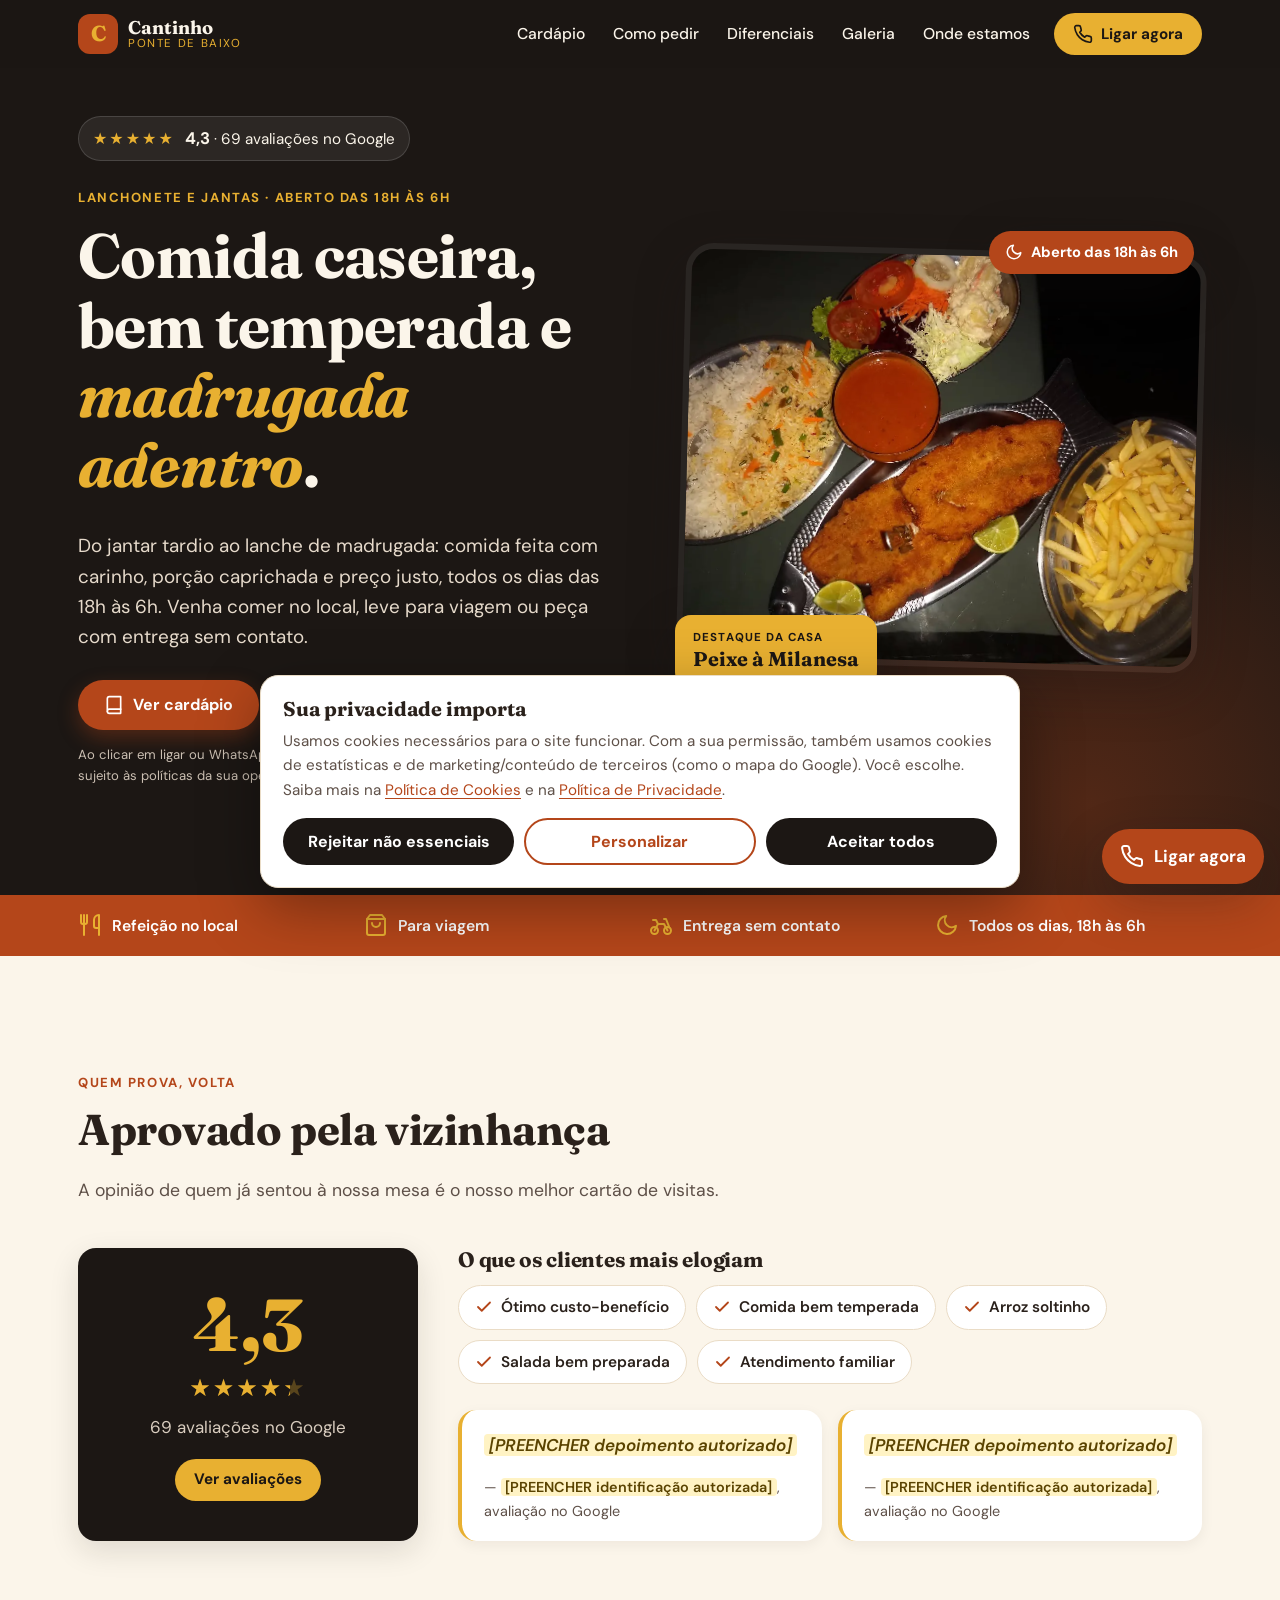
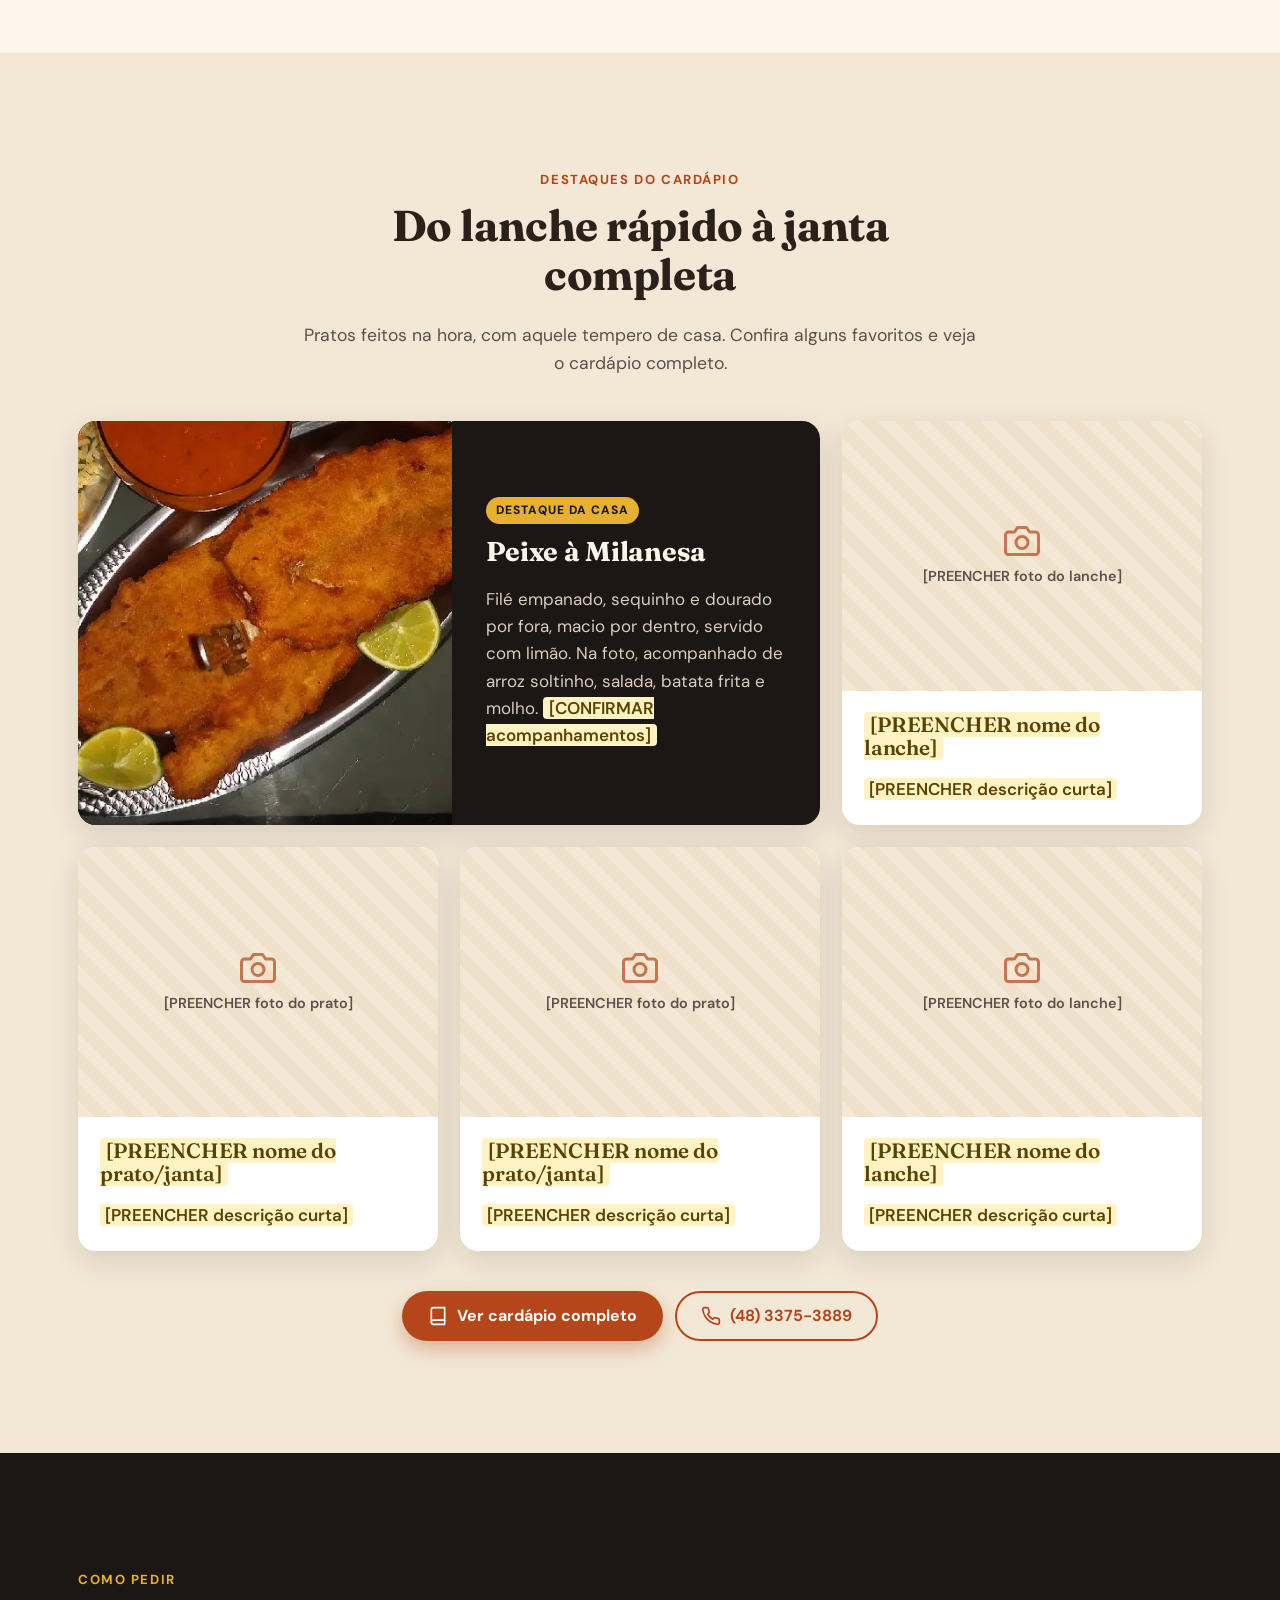
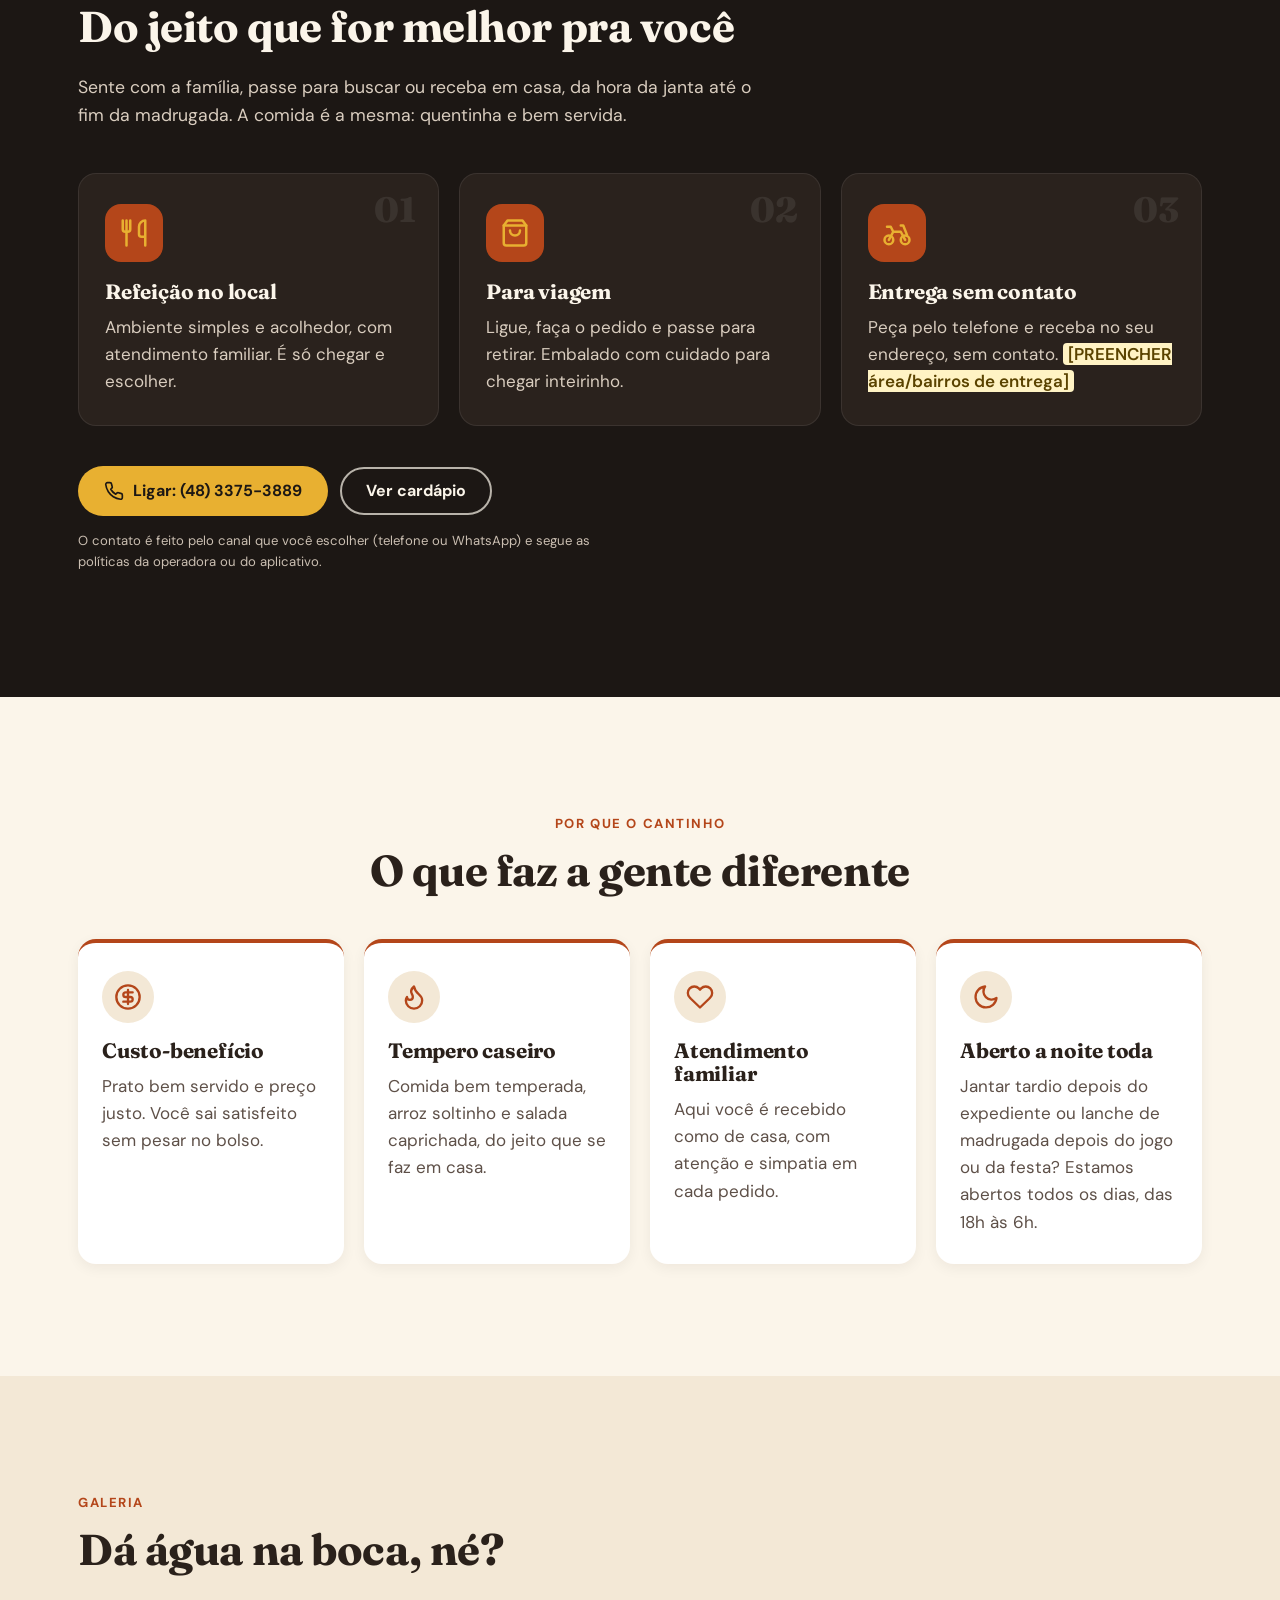
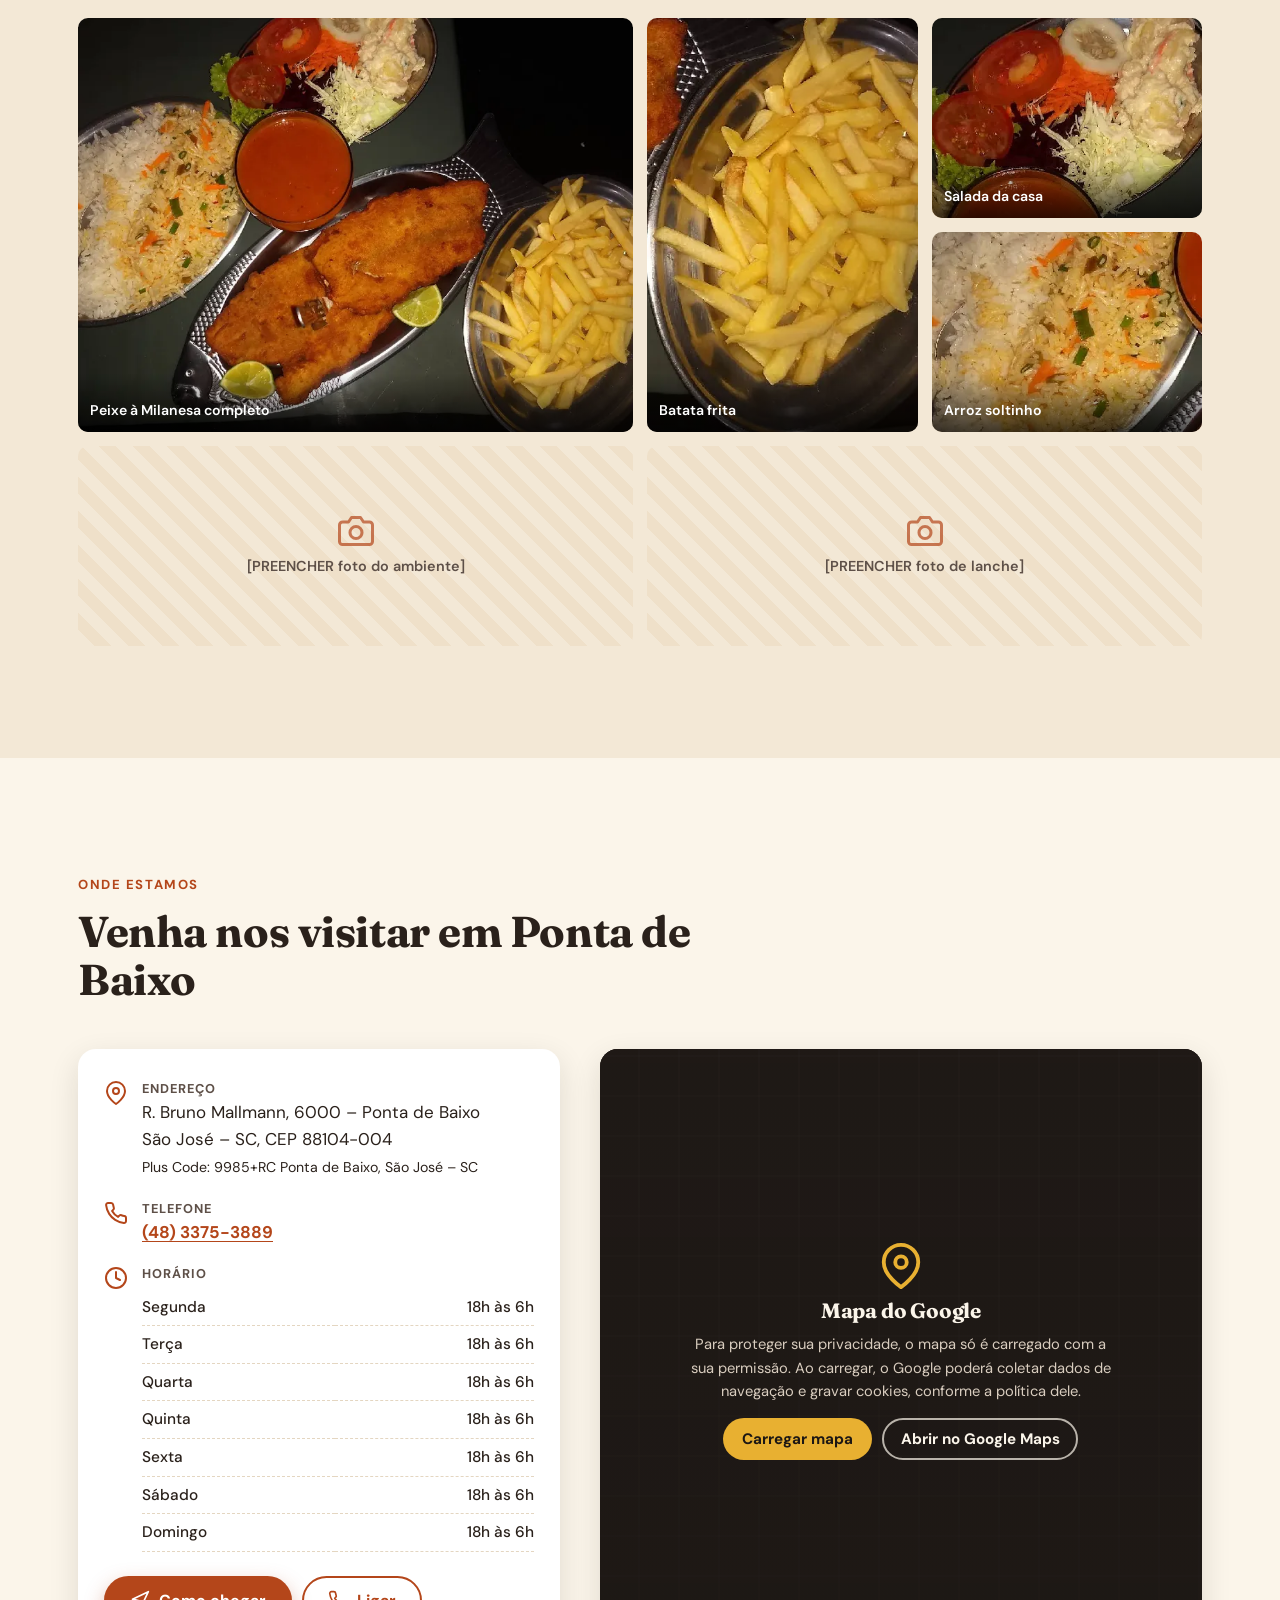
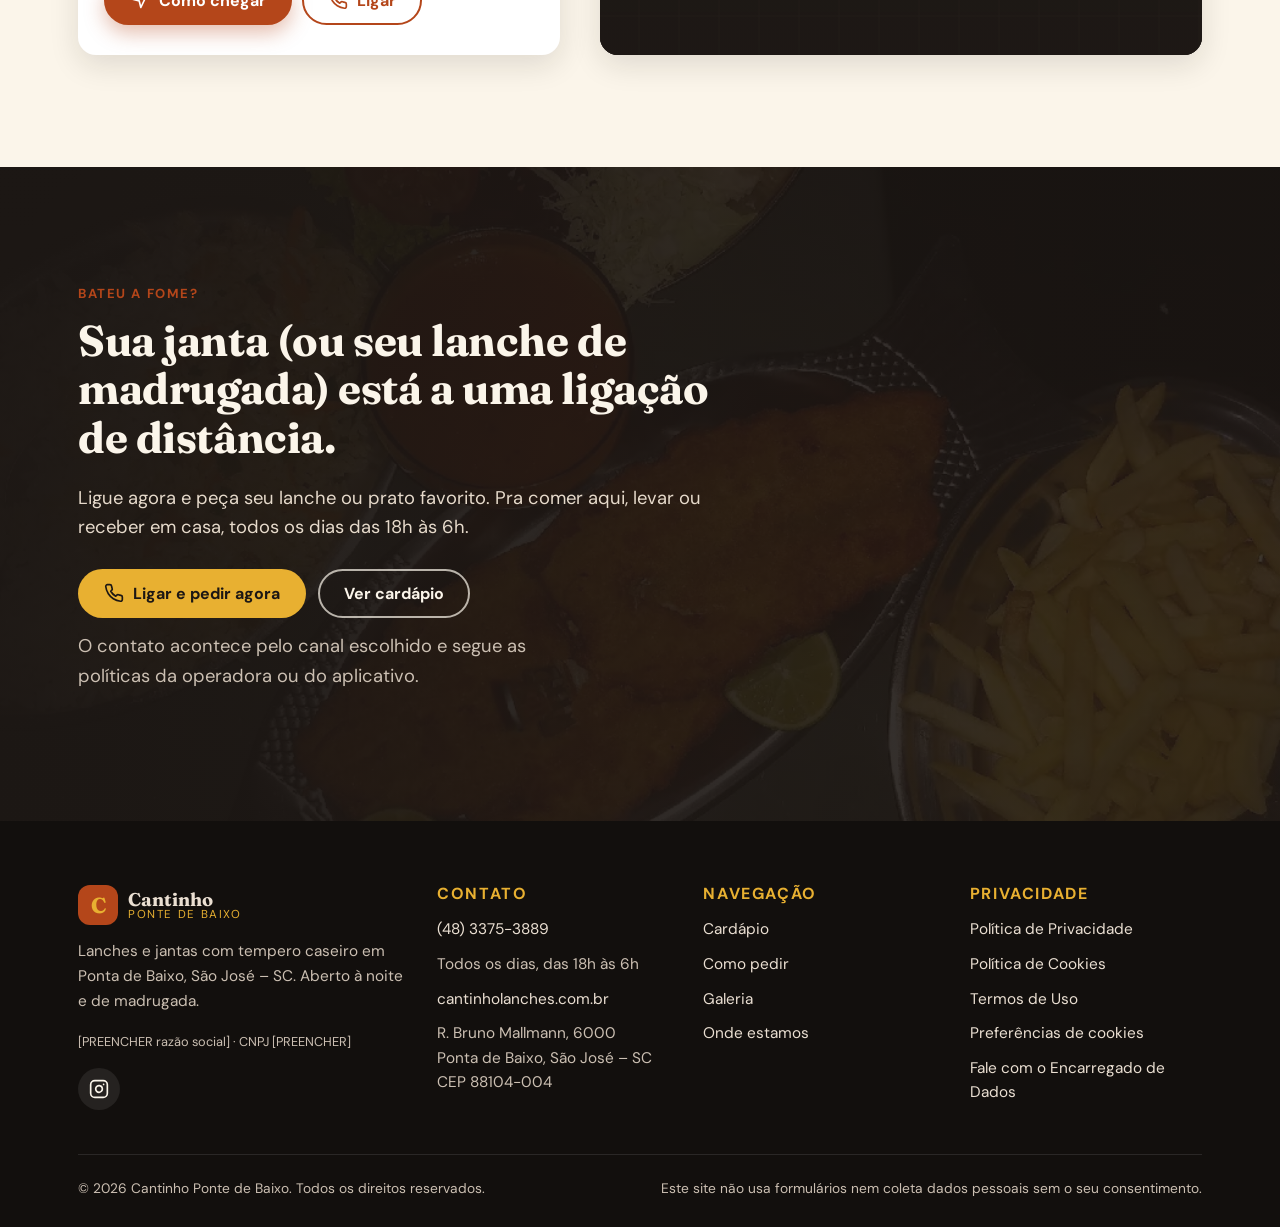
<file: index.html>
<!doctype html>
<html lang="pt-BR" class="no-js">
<head>
  <meta charset="utf-8">
  <meta name="viewport" content="width=device-width, initial-scale=1">

  <!-- ============ SEO ============ -->
  <title>Cantinho Ponte de Baixo | Lanchonete e jantas de madrugada em São José SC</title>
  <meta name="description" content="Cantinho Ponte de Baixo: lanchonete e jantas em São José SC, aberta todos os dias das 18h às 6h. Jantar tardio e lanche de madrugada com tempero caseiro, Peixe à Milanesa e ótimo custo-benefício. Local, para viagem e entrega sem contato.">
  <meta name="theme-color" content="#1c1714">
  <!-- [PREENCHER] troque pelo domínio definitivo onde esta página será publicada -->
  <link rel="canonical" href="https://[PREENCHER-DOMINIO]/">

  <!-- Open Graph / redes sociais -->
  <meta property="og:type" content="restaurant">
  <meta property="og:locale" content="pt_BR">
  <meta property="og:site_name" content="Cantinho Ponte de Baixo">
  <meta property="og:title" content="Cantinho Ponte de Baixo | Lanchonete e jantas de madrugada em São José SC">
  <meta property="og:description" content="Jantar tardio e lanche de madrugada com tempero caseiro em São José SC. Todos os dias, das 18h às 6h. Nota 4,3 no Google.">
  <meta property="og:url" content="https://[PREENCHER-DOMINIO]/">
  <meta property="og:image" content="https://[PREENCHER-DOMINIO]/img/og-image.jpg">
  <meta property="og:image:width" content="1200">
  <meta property="og:image:height" content="630">
  <meta property="og:image:alt" content="Peixe à Milanesa com arroz, salada, batata frita e molho">
  <meta name="twitter:card" content="summary_large_image">

  <link rel="icon" href="favicon.svg" type="image/svg+xml">

  <!-- Fontes (Google Fonts). Dica LGPD: para evitar que o IP do visitante seja enviado ao Google,
       você pode hospedar as fontes no próprio servidor (ex.: via google-webfonts-helper). -->
  <link rel="preconnect" href="https://fonts.googleapis.com">
  <link rel="preconnect" href="https://fonts.gstatic.com" crossorigin>
  <link rel="stylesheet" href="https://fonts.googleapis.com/css2?family=DM+Sans:opsz,wght@9..40,400;9..40,500;9..40,600;9..40,700;9..40,800&family=Fraunces:ital,opsz,wght@0,9..144,600;0,9..144,700;0,9..144,800;1,9..144,600&display=swap">

  <link rel="preload" as="image" href="img/peixe-milanesa-800.webp" imagesrcset="img/peixe-milanesa-480.webp 480w, img/peixe-milanesa-800.webp 800w, img/peixe-milanesa-1049.webp 1049w" imagesizes="(min-width: 960px) 540px, 100vw">
  <link rel="stylesheet" href="css/style.css">

  <script src="js/consent.js" defer></script>
  <script src="js/main.js" defer></script>

  <!-- ============ Dados estruturados (schema.org) ============
       Horário: todos os dias, das 18:00 às 06:00 (closes < opens indica que atravessa a meia-noite).
       [PREENCHER] Se algum dia for diferente ou fechado, ajuste "dayOfWeek" e crie outro bloco para esse dia.
       Adicione também "sameAs": ["https://instagram.com/[usuario]"] quando tiver o Instagram. -->
  <script type="application/ld+json">
  {
    "@context": "https://schema.org",
    "@type": "Restaurant",
    "name": "Cantinho Ponte de Baixo",
    "description": "Lanchonete e restaurante de lanches e jantas com tempero caseiro em São José - SC, aberto à noite e de madrugada, das 18h às 6h.",
    "image": "https://[PREENCHER-DOMINIO]/img/og-image.jpg",
    "url": "https://[PREENCHER-DOMINIO]/",
    "telephone": "+55-48-3375-3889",
    "menu": "https://cantinholanches.com.br",
    "servesCuisine": ["Lanches", "Comida caseira"],
    "address": {
      "@type": "PostalAddress",
      "streetAddress": "R. Bruno Mallmann, 6000",
      "addressLocality": "São José",
      "addressRegion": "SC",
      "postalCode": "88104-004",
      "addressCountry": "BR"
    },
    "openingHoursSpecification": [
      {
        "@type": "OpeningHoursSpecification",
        "dayOfWeek": ["Monday", "Tuesday", "Wednesday", "Thursday", "Friday", "Saturday", "Sunday"],
        "opens": "18:00",
        "closes": "06:00"
      }
    ],
    "hasMap": "https://www.google.com/maps/search/?api=1&query=Cantinho+Ponte+de+Baixo+R.+Bruno+Mallmann+6000+S%C3%A3o+Jos%C3%A9+SC"
  }
  </script>

  <!-- ============ SCRIPTS DE TERCEIROS — BLOQUEADOS ATÉ O CONSENTIMENTO ============
       Estes scripts têm type="text/plain" e NÃO rodam até que o visitante aceite a categoria.
       O arquivo js/consent.js os ativa automaticamente.
       Para usar, descomente e troque os IDs. -->

  <!-- Google Analytics 4 — categoria "estatisticas". Troque G-XXXXXXXXXX pelo seu ID de medição.
  <script type="text/plain" data-consent="estatisticas" async src="https://www.googletagmanager.com/gtag/js?id=G-XXXXXXXXXX"></script>
  <script type="text/plain" data-consent="estatisticas">
    window.dataLayer = window.dataLayer || [];
    function gtag(){dataLayer.push(arguments);}
    gtag('js', new Date());
    gtag('config', 'G-XXXXXXXXXX', { anonymize_ip: true });
  </script>
  -->

  <!-- Meta Pixel — categoria "marketing". Troque SEU_PIXEL_ID pelo ID do seu Pixel.
  <script type="text/plain" data-consent="marketing">
    !function(f,b,e,v,n,t,s){if(f.fbq)return;n=f.fbq=function(){n.callMethod?
    n.callMethod.apply(n,arguments):n.queue.push(arguments)};if(!f._fbq)f._fbq=n;
    n.push=n;n.loaded=!0;n.version='2.0';n.queue=[];t=b.createElement(e);t.async=!0;
    t.src=v;s=b.getElementsByTagName(e)[0];s.parentNode.insertBefore(t,s)}(window,
    document,'script','https://connect.facebook.net/en_US/fbevents.js');
    fbq('init', 'SEU_PIXEL_ID');
    fbq('track', 'PageView');
  </script>
  -->
</head>
<body>

<!-- Ícones SVG reutilizáveis -->
<svg xmlns="http://www.w3.org/2000/svg" style="display:none" aria-hidden="true">
  <symbol id="i-phone" viewBox="0 0 24 24" fill="none" stroke="currentColor" stroke-width="2" stroke-linecap="round" stroke-linejoin="round"><path d="M22 16.92v3a2 2 0 0 1-2.18 2 19.8 19.8 0 0 1-8.63-3.07 19.5 19.5 0 0 1-6-6A19.8 19.8 0 0 1 2.1 4.18 2 2 0 0 1 4.1 2h3a2 2 0 0 1 2 1.72c.13.96.36 1.9.7 2.81a2 2 0 0 1-.45 2.11L8.1 9.9a16 16 0 0 0 6 6l1.26-1.26a2 2 0 0 1 2.11-.45c.9.34 1.85.57 2.81.7A2 2 0 0 1 22 16.92z"/></symbol>
  <symbol id="i-whatsapp" viewBox="0 0 24 24" fill="currentColor"><path d="M17.47 14.38c-.3-.15-1.76-.87-2.03-.97-.27-.1-.47-.15-.67.15-.2.3-.77.97-.94 1.17-.17.2-.35.22-.65.07-.3-.15-1.26-.46-2.4-1.48-.89-.79-1.49-1.77-1.66-2.07-.17-.3-.02-.46.13-.61.13-.13.3-.35.45-.52.15-.17.2-.3.3-.5.1-.2.05-.37-.02-.52-.08-.15-.67-1.62-.92-2.22-.24-.58-.49-.5-.67-.51h-.57c-.2 0-.52.07-.8.37-.27.3-1.04 1.02-1.04 2.49s1.07 2.89 1.22 3.09c.15.2 2.1 3.2 5.08 4.49.71.31 1.26.49 1.69.63.71.23 1.36.2 1.87.12.57-.09 1.76-.72 2.01-1.41.25-.7.25-1.29.17-1.41-.07-.13-.27-.2-.57-.35zM12.04 21.5h-.01a9.4 9.4 0 0 1-4.8-1.32l-.34-.2-3.57.94.95-3.48-.22-.36a9.4 9.4 0 0 1-1.44-5.03c0-5.2 4.23-9.43 9.44-9.43a9.4 9.4 0 0 1 9.43 9.44c0 5.2-4.24 9.44-9.44 9.44zm8.03-17.47A11.3 11.3 0 0 0 12.04.7C5.78.7.68 5.8.68 12.06c0 2 .52 3.96 1.52 5.68L.58 23.3l5.7-1.5a11.3 11.3 0 0 0 5.76 1.47c6.26 0 11.36-5.1 11.36-11.36 0-3.03-1.18-5.89-3.33-8.03z"/></symbol>
  <symbol id="i-clock" viewBox="0 0 24 24" fill="none" stroke="currentColor" stroke-width="2" stroke-linecap="round" stroke-linejoin="round"><circle cx="12" cy="12" r="10"/><path d="M12 6v6l4 2"/></symbol>
  <symbol id="i-moon" viewBox="0 0 24 24" fill="none" stroke="currentColor" stroke-width="2" stroke-linecap="round" stroke-linejoin="round"><path d="M21 12.8A9 9 0 1 1 11.2 3a7 7 0 0 0 9.8 9.8z"/></symbol>
  <symbol id="i-pin" viewBox="0 0 24 24" fill="none" stroke="currentColor" stroke-width="2" stroke-linecap="round" stroke-linejoin="round"><path d="M21 10c0 7-9 13-9 13s-9-6-9-13a9 9 0 0 1 18 0z"/><circle cx="12" cy="10" r="3"/></symbol>
  <symbol id="i-plate" viewBox="0 0 24 24" fill="none" stroke="currentColor" stroke-width="2" stroke-linecap="round" stroke-linejoin="round"><path d="M3 2v7c0 1.1.9 2 2 2h2a2 2 0 0 0 2-2V2M6 2v20M21 15V2a5 5 0 0 0-5 5v6c0 1.1.9 2 2 2h3zm0 0v7"/></symbol>
  <symbol id="i-bag" viewBox="0 0 24 24" fill="none" stroke="currentColor" stroke-width="2" stroke-linecap="round" stroke-linejoin="round"><path d="M6 2 3 6v14a2 2 0 0 0 2 2h14a2 2 0 0 0 2-2V6l-3-4z"/><path d="M3 6h18M16 10a4 4 0 0 1-8 0"/></symbol>
  <symbol id="i-moto" viewBox="0 0 24 24" fill="none" stroke="currentColor" stroke-width="2" stroke-linecap="round" stroke-linejoin="round"><circle cx="5.5" cy="17.5" r="3.5"/><circle cx="18.5" cy="17.5" r="3.5"/><path d="M15 6h2l3 7.5M5.5 17.5 9 11h6l3.5 6.5M9 11 7 7H4"/></symbol>
  <symbol id="i-coin" viewBox="0 0 24 24" fill="none" stroke="currentColor" stroke-width="2" stroke-linecap="round" stroke-linejoin="round"><circle cx="12" cy="12" r="10"/><path d="M16 8h-6a2 2 0 1 0 0 4h4a2 2 0 1 1 0 4H8M12 18V6"/></symbol>
  <symbol id="i-flame" viewBox="0 0 24 24" fill="none" stroke="currentColor" stroke-width="2" stroke-linecap="round" stroke-linejoin="round"><path d="M8.5 14.5A2.5 2.5 0 0 0 11 12c0-1.38-.5-2-1-3-1.07-2.14-.22-4.05 2-6 .5 2.5 2 4.9 4 6.5 2 1.6 3 3.5 3 5.5a7 7 0 1 1-14 0c0-1.15.43-2.29 1-3a2.5 2.5 0 0 0 2.5 2.5z"/></symbol>
  <symbol id="i-heart" viewBox="0 0 24 24" fill="none" stroke="currentColor" stroke-width="2" stroke-linecap="round" stroke-linejoin="round"><path d="M20.8 4.6a5.5 5.5 0 0 0-7.8 0L12 5.7l-1-1.1a5.5 5.5 0 0 0-7.8 7.8l1 1.1L12 21l7.8-7.5 1-1.1a5.5 5.5 0 0 0 0-7.8z"/></symbol>
  <symbol id="i-check" viewBox="0 0 24 24" fill="none" stroke="currentColor" stroke-width="2.4" stroke-linecap="round" stroke-linejoin="round"><path d="M20 6 9 17l-5-5"/></symbol>
  <symbol id="i-menu" viewBox="0 0 24 24" fill="none" stroke="currentColor" stroke-width="2" stroke-linecap="round" stroke-linejoin="round"><path d="M4 19.5A2.5 2.5 0 0 1 6.5 17H20V2H6.5A2.5 2.5 0 0 0 4 4.5v15z"/><path d="M4 19.5A2.5 2.5 0 0 0 6.5 22H20v-5"/></symbol>
  <symbol id="i-nav" viewBox="0 0 24 24" fill="none" stroke="currentColor" stroke-width="2" stroke-linecap="round" stroke-linejoin="round"><path d="m3 11 19-9-9 19-2-8-8-2z"/></symbol>
  <symbol id="i-camera" viewBox="0 0 24 24" fill="none" stroke="currentColor" stroke-width="2" stroke-linecap="round" stroke-linejoin="round"><path d="M23 19a2 2 0 0 1-2 2H3a2 2 0 0 1-2-2V8a2 2 0 0 1 2-2h4l2-3h6l2 3h4a2 2 0 0 1 2 2z"/><circle cx="12" cy="13" r="4"/></symbol>
  <symbol id="i-instagram" viewBox="0 0 24 24" fill="none" stroke="currentColor" stroke-width="2" stroke-linecap="round" stroke-linejoin="round"><rect x="2" y="2" width="20" height="20" rx="5"/><path d="M16 11.4A4 4 0 1 1 12.6 8 4 4 0 0 1 16 11.4zM17.5 6.5h.01"/></symbol>
  <symbol id="i-star" viewBox="0 0 24 24" fill="currentColor"><path d="m12 2 3.1 6.3 6.9 1-5 4.9 1.2 6.8L12 17.8 5.8 21l1.2-6.8-5-4.9 6.9-1z"/></symbol>
</svg>

<a class="skip-link" href="#conteudo">Pular para o conteúdo</a>

<!-- ============ 1. HEADER ============ -->
<header class="header">
  <div class="container header__inner">
    <a class="logo" href="#inicio" aria-label="Cantinho Ponte de Baixo — início">
      <!-- [PREENCHER] Quando tiver a logo, troque o bloco abaixo por:
           <img src="img/logo.webp" alt="Cantinho Ponte de Baixo" width="160" height="44"> -->
      <span class="logo__marca" aria-hidden="true">C</span>
      <span class="logo__texto"><span class="logo__nome">Cantinho</span><span class="logo__sub">Ponte de Baixo</span></span>
    </a>

    <button class="menu-toggle" type="button" aria-expanded="false" aria-controls="menu-principal" aria-label="Abrir menu"><span></span></button>

    <nav class="nav" id="menu-principal" aria-label="Menu principal">
      <ul class="nav__lista">
        <li><a class="nav__link" href="#cardapio">Cardápio</a></li>
        <li><a class="nav__link" href="#como-pedir">Como pedir</a></li>
        <li><a class="nav__link" href="#diferenciais">Diferenciais</a></li>
        <li><a class="nav__link" href="#galeria">Galeria</a></li>
        <li><a class="nav__link" href="#localizacao">Onde estamos</a></li>
        <li class="nav__cta"><a class="btn btn--destaque btn--sm" href="tel:+554833753889"><svg aria-hidden="true"><use href="#i-phone"/></svg>Ligar agora</a></li>
      </ul>
    </nav>
  </div>
</header>

<main id="conteudo">

  <!-- ============ 2. HERO ============ -->
  <section class="hero" id="inicio" aria-labelledby="hero-titulo">
    <div class="container hero__grid">
      <div class="hero__texto">
        <a class="selo-nota" href="https://www.google.com/maps/search/?api=1&query=Cantinho+Ponte+de+Baixo+S%C3%A3o+Jos%C3%A9+SC" target="_blank" rel="noopener">
          <span class="estrelas" aria-hidden="true">★★★★★</span>
          <span><strong>4,3</strong> · 69 avaliações no Google</span>
          <span class="sr-only">(abre em nova aba)</span>
        </a>
        <span class="eyebrow">Lanchonete e jantas · Aberto das 18h às 6h</span>
        <h1 class="hero__titulo" id="hero-titulo">Comida caseira, bem temperada e <em>madrugada adentro</em>.</h1>
        <p class="hero__sub">Do jantar tardio ao lanche de madrugada: comida feita com carinho, porção caprichada e preço justo, todos os dias das 18h às 6h. Venha comer no local, leve para viagem ou peça com entrega sem contato.</p>
        <div class="hero__acoes">
          <a class="btn btn--primario" href="https://cantinholanches.com.br" target="_blank" rel="noopener"><svg aria-hidden="true"><use href="#i-menu"/></svg>Ver cardápio<span class="sr-only"> (abre em nova aba)</span></a>
          <a class="btn btn--contorno-claro" href="tel:+554833753889"><svg aria-hidden="true"><use href="#i-phone"/></svg>Ligar e pedir agora</a>
          <a class="btn btn--contorno-claro" href="#" data-whatsapp hidden target="_blank" rel="noopener"><svg aria-hidden="true"><use href="#i-whatsapp"/></svg>WhatsApp</a>
        </div>
        <p class="aviso-canal">Ao clicar em ligar ou WhatsApp, o contato acontece pelo canal escolhido e está sujeito às políticas da sua operadora ou do aplicativo. <a href="privacidade.html">Privacidade</a>.</p>
      </div>

      <div class="hero__midia">
        <div class="hero__foto">
          <img
            src="img/peixe-milanesa-800.webp"
            srcset="img/peixe-milanesa-480.webp 480w, img/peixe-milanesa-800.webp 800w, img/peixe-milanesa-1049.webp 1049w"
            sizes="(min-width: 960px) 540px, 100vw"
            width="1049" height="841" fetchpriority="high"
            alt="Peixe à Milanesa dourado em travessa em formato de peixe, com limão, arroz soltinho, salada de tomate, cenoura e repolho, batata frita e molho">
        </div>
        <span class="hero__horario"><svg aria-hidden="true"><use href="#i-moon"/></svg>Aberto das 18h às 6h</span>
        <div class="hero__badge">
          <small>Destaque da casa</small>
          <strong>Peixe à Milanesa</strong>
        </div>
      </div>
    </div>
  </section>

  <!-- Faixa com as formas de atendimento -->
  <div class="faixa">
    <div class="container">
      <ul class="faixa__lista">
        <li class="faixa__item"><svg aria-hidden="true"><use href="#i-plate"/></svg>Refeição no local</li>
        <li class="faixa__item"><svg aria-hidden="true"><use href="#i-bag"/></svg>Para viagem</li>
        <li class="faixa__item"><svg aria-hidden="true"><use href="#i-moto"/></svg>Entrega sem contato</li>
        <li class="faixa__item"><svg aria-hidden="true"><use href="#i-moon"/></svg>Todos os dias, 18h às 6h</li>
      </ul>
    </div>
  </div>

  <!-- ============ 3. PROVA SOCIAL ============ -->
  <section class="secao" id="avaliacoes" aria-labelledby="avaliacoes-titulo">
    <div class="container">
      <div class="secao__cabecalho reveal">
        <span class="eyebrow">Quem prova, volta</span>
        <h2 id="avaliacoes-titulo">Aprovado pela vizinhança</h2>
        <p>A opinião de quem já sentou à nossa mesa é o nosso melhor cartão de visitas.</p>
      </div>

      <div class="prova">
        <div class="nota-card reveal">
          <span class="nota-card__numero">4,3</span>
          <span class="estrelas estrelas-parcial" role="img" aria-label="Nota 4,3 de 5 estrelas">★★★★★<span aria-hidden="true" style="width:86%">★★★★★</span></span>
          <p>69 avaliações no Google</p>
          <a class="btn btn--destaque btn--sm" href="https://www.google.com/maps/search/?api=1&query=Cantinho+Ponte+de+Baixo+S%C3%A3o+Jos%C3%A9+SC" target="_blank" rel="noopener">Ver avaliações<span class="sr-only"> no Google (abre em nova aba)</span></a>
        </div>

        <div class="destaques-clientes reveal">
          <h3>O que os clientes mais elogiam</h3>
          <ul class="tags">
            <li class="tag"><svg aria-hidden="true"><use href="#i-check"/></svg>Ótimo custo-benefício</li>
            <li class="tag"><svg aria-hidden="true"><use href="#i-check"/></svg>Comida bem temperada</li>
            <li class="tag"><svg aria-hidden="true"><use href="#i-check"/></svg>Arroz soltinho</li>
            <li class="tag"><svg aria-hidden="true"><use href="#i-check"/></svg>Salada bem preparada</li>
            <li class="tag"><svg aria-hidden="true"><use href="#i-check"/></svg>Atendimento familiar</li>
          </ul>

          <!-- [PREENCHER] Use somente depoimentos reais, com autorização do autor.
               Não coloque nome completo sem permissão; prefira iniciais ou "Cliente via Google". -->
          <div class="depoimentos">
            <figure class="depoimento">
              <blockquote><p><span class="ph">[PREENCHER depoimento autorizado]</span></p></blockquote>
              <figcaption>— <span class="ph">[PREENCHER identificação autorizada]</span>, avaliação no Google</figcaption>
            </figure>
            <figure class="depoimento">
              <blockquote><p><span class="ph">[PREENCHER depoimento autorizado]</span></p></blockquote>
              <figcaption>— <span class="ph">[PREENCHER identificação autorizada]</span>, avaliação no Google</figcaption>
            </figure>
          </div>
        </div>
      </div>
    </div>
  </section>

  <!-- ============ 4. DESTAQUES DO CARDÁPIO ============ -->
  <section class="secao secao--creme2" id="cardapio" aria-labelledby="cardapio-titulo">
    <div class="container">
      <div class="secao__cabecalho secao__cabecalho--centro reveal">
        <span class="eyebrow">Destaques do cardápio</span>
        <h2 id="cardapio-titulo">Do lanche rápido à janta completa</h2>
        <p>Pratos feitos na hora, com aquele tempero de casa. Confira alguns favoritos e veja o cardápio completo.</p>
      </div>

      <div class="cardapio-grid">
        <!-- Destaque principal -->
        <article class="card card--destaque reveal">
          <div class="card__midia">
            <img src="img/detalhe-peixe.webp" width="620" height="460" loading="lazy" decoding="async"
                 alt="Dois filés de peixe empanados e dourados sobre travessa de inox em formato de peixe, com rodelas de limão">
          </div>
          <div class="card__corpo">
            <span class="card__rotulo">Destaque da casa</span>
            <h3>Peixe à Milanesa</h3>
            <p>Filé empanado, sequinho e dourado por fora, macio por dentro, servido com limão. Na foto, acompanhado de arroz soltinho, salada, batata frita e molho. <span class="ph">[CONFIRMAR acompanhamentos]</span></p>
          </div>
        </article>

        <!-- [PREENCHER] Demais itens do cardápio: troque nome, descrição e foto.
             Não coloque preços aqui se eles mudam com frequência — o cardápio online já os tem. -->
        <article class="card reveal">
          <div class="card__midia">
            <div class="foto-ph"><div><svg aria-hidden="true"><use href="#i-camera"/></svg>[PREENCHER foto do lanche]</div></div>
          </div>
          <div class="card__corpo">
            <h3><span class="ph">[PREENCHER nome do lanche]</span></h3>
            <p><span class="ph">[PREENCHER descrição curta]</span></p>
          </div>
        </article>

        <article class="card reveal">
          <div class="card__midia">
            <div class="foto-ph"><div><svg aria-hidden="true"><use href="#i-camera"/></svg>[PREENCHER foto do prato]</div></div>
          </div>
          <div class="card__corpo">
            <h3><span class="ph">[PREENCHER nome do prato/janta]</span></h3>
            <p><span class="ph">[PREENCHER descrição curta]</span></p>
          </div>
        </article>

        <article class="card reveal">
          <div class="card__midia">
            <div class="foto-ph"><div><svg aria-hidden="true"><use href="#i-camera"/></svg>[PREENCHER foto do prato]</div></div>
          </div>
          <div class="card__corpo">
            <h3><span class="ph">[PREENCHER nome do prato/janta]</span></h3>
            <p><span class="ph">[PREENCHER descrição curta]</span></p>
          </div>
        </article>

        <article class="card reveal">
          <div class="card__midia">
            <div class="foto-ph"><div><svg aria-hidden="true"><use href="#i-camera"/></svg>[PREENCHER foto do lanche]</div></div>
          </div>
          <div class="card__corpo">
            <h3><span class="ph">[PREENCHER nome do lanche]</span></h3>
            <p><span class="ph">[PREENCHER descrição curta]</span></p>
          </div>
        </article>
      </div>

      <div class="cardapio-acoes">
        <a class="btn btn--primario" href="https://cantinholanches.com.br" target="_blank" rel="noopener"><svg aria-hidden="true"><use href="#i-menu"/></svg>Ver cardápio completo<span class="sr-only"> (abre em nova aba)</span></a>
        <a class="btn btn--contorno" href="tel:+554833753889"><svg aria-hidden="true"><use href="#i-phone"/></svg>(48) 3375-3889</a>
      </div>
    </div>
  </section>

  <!-- ============ 5. COMO PEDIR ============ -->
  <section class="secao secao--escura" id="como-pedir" aria-labelledby="como-pedir-titulo">
    <div class="container">
      <div class="secao__cabecalho reveal">
        <span class="eyebrow">Como pedir</span>
        <h2 id="como-pedir-titulo">Do jeito que for melhor pra você</h2>
        <p>Sente com a família, passe para buscar ou receba em casa, da hora da janta até o fim da madrugada. A comida é a mesma: quentinha e bem servida.</p>
      </div>

      <div class="modos">
        <article class="modo reveal">
          <div class="modo__icone"><svg aria-hidden="true"><use href="#i-plate"/></svg></div>
          <h3>Refeição no local</h3>
          <p>Ambiente simples e acolhedor, com atendimento familiar. É só chegar e escolher.</p>
        </article>
        <article class="modo reveal">
          <div class="modo__icone"><svg aria-hidden="true"><use href="#i-bag"/></svg></div>
          <h3>Para viagem</h3>
          <p>Ligue, faça o pedido e passe para retirar. Embalado com cuidado para chegar inteirinho.</p>
        </article>
        <article class="modo reveal">
          <div class="modo__icone"><svg aria-hidden="true"><use href="#i-moto"/></svg></div>
          <h3>Entrega sem contato</h3>
          <p>Peça pelo telefone e receba no seu endereço, sem contato. <span class="ph">[PREENCHER área/bairros de entrega]</span></p>
        </article>
      </div>

      <div class="como-pedir__acoes reveal">
        <a class="btn btn--destaque" href="tel:+554833753889"><svg aria-hidden="true"><use href="#i-phone"/></svg>Ligar: (48) 3375-3889</a>
        <a class="btn btn--contorno-claro" href="#" data-whatsapp hidden target="_blank" rel="noopener"><svg aria-hidden="true"><use href="#i-whatsapp"/></svg>Pedir no WhatsApp</a>
        <a class="btn btn--contorno-claro" href="https://cantinholanches.com.br" target="_blank" rel="noopener">Ver cardápio<span class="sr-only"> (abre em nova aba)</span></a>
      </div>
      <p class="aviso-canal">O contato é feito pelo canal que você escolher (telefone ou WhatsApp) e segue as políticas da operadora ou do aplicativo.</p>
    </div>
  </section>

  <!-- ============ 6. DIFERENCIAIS ============ -->
  <section class="secao" id="diferenciais" aria-labelledby="diferenciais-titulo">
    <div class="container">
      <div class="secao__cabecalho secao__cabecalho--centro reveal">
        <span class="eyebrow">Por que o Cantinho</span>
        <h2 id="diferenciais-titulo">O que faz a gente diferente</h2>
      </div>

      <div class="diferenciais">
        <article class="diferencial reveal">
          <div class="diferencial__icone"><svg aria-hidden="true"><use href="#i-coin"/></svg></div>
          <h3>Custo-benefício</h3>
          <p>Prato bem servido e preço justo. Você sai satisfeito sem pesar no bolso.</p>
        </article>
        <article class="diferencial reveal">
          <div class="diferencial__icone"><svg aria-hidden="true"><use href="#i-flame"/></svg></div>
          <h3>Tempero caseiro</h3>
          <p>Comida bem temperada, arroz soltinho e salada caprichada, do jeito que se faz em casa.</p>
        </article>
        <article class="diferencial reveal">
          <div class="diferencial__icone"><svg aria-hidden="true"><use href="#i-heart"/></svg></div>
          <h3>Atendimento familiar</h3>
          <p>Aqui você é recebido como de casa, com atenção e simpatia em cada pedido.</p>
        </article>
        <article class="diferencial reveal">
          <div class="diferencial__icone"><svg aria-hidden="true"><use href="#i-moon"/></svg></div>
          <h3>Aberto a noite toda</h3>
          <p>Jantar tardio depois do expediente ou lanche de madrugada depois do jogo ou da festa? Estamos abertos todos os dias, das 18h às 6h.</p>
        </article>
      </div>
    </div>
  </section>

  <!-- ============ 7. GALERIA ============ -->
  <section class="secao secao--creme2" id="galeria" aria-labelledby="galeria-titulo">
    <div class="container">
      <div class="secao__cabecalho reveal">
        <span class="eyebrow">Galeria</span>
        <h2 id="galeria-titulo">Dá água na boca, né?</h2>
      </div>

      <!-- [PREENCHER] Adicione mais fotos (pratos, lanches, ambiente) em WebP na pasta img/ -->
      <div class="galeria reveal">
        <figure class="galeria__item galeria__item--grande">
          <img src="img/peixe-milanesa-800.webp" width="800" height="641" loading="lazy" decoding="async"
               alt="Mesa com Peixe à Milanesa, arroz, salada, batata frita e molho vistos de cima">
          <figcaption>Peixe à Milanesa completo</figcaption>
        </figure>
        <figure class="galeria__item galeria__item--alta">
          <img src="img/detalhe-batata.webp" width="319" height="521" loading="lazy" decoding="async"
               alt="Porção de batata frita dourada em tigela de inox">
          <figcaption>Batata frita</figcaption>
        </figure>
        <figure class="galeria__item">
          <img src="img/detalhe-salada.webp" width="430" height="270" loading="lazy" decoding="async"
               alt="Salada com tomate, cenoura ralada, beterraba, repolho, pepino e maionese">
          <figcaption>Salada da casa</figcaption>
        </figure>
        <figure class="galeria__item">
          <img src="img/detalhe-arroz.webp" width="330" height="425" loading="lazy" decoding="async"
               alt="Arroz branco soltinho ao lado de arroz com cenoura e cebolinha">
          <figcaption>Arroz soltinho</figcaption>
        </figure>
        <figure class="galeria__item galeria__item--largo">
          <div class="foto-ph"><div><svg aria-hidden="true"><use href="#i-camera"/></svg>[PREENCHER foto do ambiente]</div></div>
        </figure>
        <figure class="galeria__item galeria__item--largo">
          <div class="foto-ph"><div><svg aria-hidden="true"><use href="#i-camera"/></svg>[PREENCHER foto de lanche]</div></div>
        </figure>
      </div>
    </div>
  </section>

  <!-- ============ 8. LOCALIZAÇÃO ============ -->
  <section class="secao" id="localizacao" aria-labelledby="localizacao-titulo">
    <div class="container">
      <div class="secao__cabecalho reveal">
        <span class="eyebrow">Onde estamos</span>
        <h2 id="localizacao-titulo">Venha nos visitar em Ponta de Baixo</h2>
      </div>

      <div class="local">
        <div class="local__info reveal">
          <ul class="info-lista">
            <li>
              <svg aria-hidden="true"><use href="#i-pin"/></svg>
              <div>
                <strong>Endereço</strong>
                <address style="font-style:normal">R. Bruno Mallmann, 6000 – Ponta de Baixo<br>São José – SC, CEP 88104-004</address>
                <small>Plus Code: 9985+RC Ponta de Baixo, São José – SC</small>
              </div>
            </li>
            <li>
              <svg aria-hidden="true"><use href="#i-phone"/></svg>
              <div>
                <strong>Telefone</strong>
                <a href="tel:+554833753889">(48) 3375-3889</a>
              </div>
            </li>
            <li>
              <svg aria-hidden="true"><use href="#i-clock"/></svg>
              <div>
                <strong>Horário</strong>
                <!-- [PREENCHER] Se algum dia for diferente ou fechado, ajuste a linha correspondente -->
                <table class="horarios">
                  <caption class="sr-only">Horário de funcionamento</caption>
                  <tbody>
                    <tr><th scope="row">Segunda</th><td>18h às 6h</td></tr>
                    <tr><th scope="row">Terça</th><td>18h às 6h</td></tr>
                    <tr><th scope="row">Quarta</th><td>18h às 6h</td></tr>
                    <tr><th scope="row">Quinta</th><td>18h às 6h</td></tr>
                    <tr><th scope="row">Sexta</th><td>18h às 6h</td></tr>
                    <tr><th scope="row">Sábado</th><td>18h às 6h</td></tr>
                    <tr><th scope="row">Domingo</th><td>18h às 6h</td></tr>
                  </tbody>
                </table>
              </div>
            </li>
          </ul>
          <div class="local__acoes">
            <a class="btn btn--primario" href="https://www.google.com/maps/dir/?api=1&destination=R.+Bruno+Mallmann,+6000+-+Ponta+de+Baixo,+S%C3%A3o+Jos%C3%A9+-+SC,+88104-004" target="_blank" rel="noopener"><svg aria-hidden="true"><use href="#i-nav"/></svg>Como chegar<span class="sr-only"> (abre o Google Maps em nova aba)</span></a>
            <a class="btn btn--contorno" href="tel:+554833753889"><svg aria-hidden="true"><use href="#i-phone"/></svg>Ligar</a>
          </div>
        </div>

        <!-- Mapa: o iframe do Google só é criado após consentimento (ver js/main.js) -->
        <div class="mapa reveal" id="mapa"
             data-src="https://www.google.com/maps?q=R.%20Bruno%20Mallmann%2C%206000%20-%20Ponta%20de%20Baixo%2C%20S%C3%A3o%20Jos%C3%A9%20-%20SC%2C%2088104-004&output=embed">
          <div class="mapa__placeholder">
            <svg aria-hidden="true"><use href="#i-pin"/></svg>
            <h3>Mapa do Google</h3>
            <p>Para proteger sua privacidade, o mapa só é carregado com a sua permissão. Ao carregar, o Google poderá coletar dados de navegação e gravar cookies, conforme a política dele.</p>
            <div class="acoes">
              <button type="button" class="btn btn--destaque btn--sm" data-carregar-mapa>Carregar mapa</button>
              <a class="btn btn--contorno-claro btn--sm" href="https://www.google.com/maps/search/?api=1&query=R.+Bruno+Mallmann,+6000+-+Ponta+de+Baixo,+S%C3%A3o+Jos%C3%A9+-+SC" target="_blank" rel="noopener">Abrir no Google Maps<span class="sr-only"> (nova aba)</span></a>
            </div>
          </div>
        </div>
      </div>
    </div>
  </section>

  <!-- ============ 9. CTA FINAL ============ -->
  <section class="secao cta-final" aria-labelledby="cta-titulo">
    <div class="cta-final__bg" aria-hidden="true">
      <img src="img/peixe-milanesa-1049.webp" width="1049" height="841" loading="lazy" decoding="async" alt="">
    </div>
    <div class="container">
      <div class="cta-final__conteudo reveal">
        <span class="eyebrow">Bateu a fome?</span>
        <h2 id="cta-titulo">Sua janta (ou seu lanche de madrugada) está a uma ligação de distância.</h2>
        <p>Ligue agora e peça seu lanche ou prato favorito. Pra comer aqui, levar ou receber em casa, todos os dias das 18h às 6h.</p>
        <div class="cta-final__acoes">
          <a class="btn btn--destaque" href="tel:+554833753889"><svg aria-hidden="true"><use href="#i-phone"/></svg>Ligar e pedir agora</a>
          <a class="btn btn--contorno-claro" href="#" data-whatsapp hidden target="_blank" rel="noopener"><svg aria-hidden="true"><use href="#i-whatsapp"/></svg>WhatsApp</a>
          <a class="btn btn--contorno-claro" href="https://cantinholanches.com.br" target="_blank" rel="noopener">Ver cardápio<span class="sr-only"> (abre em nova aba)</span></a>
        </div>
        <p class="aviso-canal">O contato acontece pelo canal escolhido e segue as políticas da operadora ou do aplicativo.</p>
      </div>
    </div>
  </section>
</main>

<!-- ============ 10. RODAPÉ ============ -->
<footer class="rodape">
  <div class="container">
    <div class="rodape__grid">
      <div>
        <a class="logo" href="#inicio" aria-label="Cantinho Ponte de Baixo — voltar ao topo">
          <span class="logo__marca" aria-hidden="true">C</span>
          <span class="logo__texto"><span class="logo__nome">Cantinho</span><span class="logo__sub">Ponte de Baixo</span></span>
        </a>
        <p>Lanches e jantas com tempero caseiro em Ponta de Baixo, São José – SC. Aberto à noite e de madrugada.</p>
        <p><small>[PREENCHER razão social] · CNPJ [PREENCHER]</small></p>
        <div class="social">
          <!-- [PREENCHER] @usuario do Instagram -->
          <a href="https://instagram.com/[PREENCHER]" target="_blank" rel="noopener" aria-label="Instagram (abre em nova aba)"><svg aria-hidden="true"><use href="#i-instagram"/></svg></a>
        </div>
      </div>
      <div>
        <h2>Contato</h2>
        <ul>
          <li><a href="tel:+554833753889">(48) 3375-3889</a></li>
          <li>Todos os dias, das 18h às 6h</li>
          <li><a href="https://cantinholanches.com.br" target="_blank" rel="noopener">cantinholanches.com.br</a></li>
          <li>R. Bruno Mallmann, 6000<br>Ponta de Baixo, São José – SC<br>CEP 88104-004</li>
        </ul>
      </div>
      <div>
        <h2>Navegação</h2>
        <ul>
          <li><a href="#cardapio">Cardápio</a></li>
          <li><a href="#como-pedir">Como pedir</a></li>
          <li><a href="#galeria">Galeria</a></li>
          <li><a href="#localizacao">Onde estamos</a></li>
        </ul>
      </div>
      <div>
        <h2>Privacidade</h2>
        <ul>
          <li><a href="privacidade.html">Política de Privacidade</a></li>
          <li><a href="cookies.html">Política de Cookies</a></li>
          <li><a href="termos.html">Termos de Uso</a></li>
          <li><button type="button" class="link-botao" data-cookie-prefs>Preferências de cookies</button></li>
          <li><a href="mailto:[PREENCHER-email-encarregado]">Fale com o Encarregado de Dados</a></li>
        </ul>
      </div>
    </div>
    <div class="rodape__base">
      <span>© <span id="ano">2026</span> Cantinho Ponte de Baixo. Todos os direitos reservados.</span>
      <span>Este site não usa formulários nem coleta dados pessoais sem o seu consentimento.</span>
    </div>
  </div>
</footer>

<!-- Botão flutuante: "Ligar" por padrão; vira WhatsApp se o número for configurado em js/main.js -->
<a class="flutuante" id="flutuante" href="tel:+554833753889" aria-label="Ligar para o Cantinho Ponte de Baixo: (48) 3375-3889">
  <svg aria-hidden="true"><use href="#i-phone"/></svg><span class="flutuante__texto">Ligar agora</span>
</a>

</body>
</html>
</file>
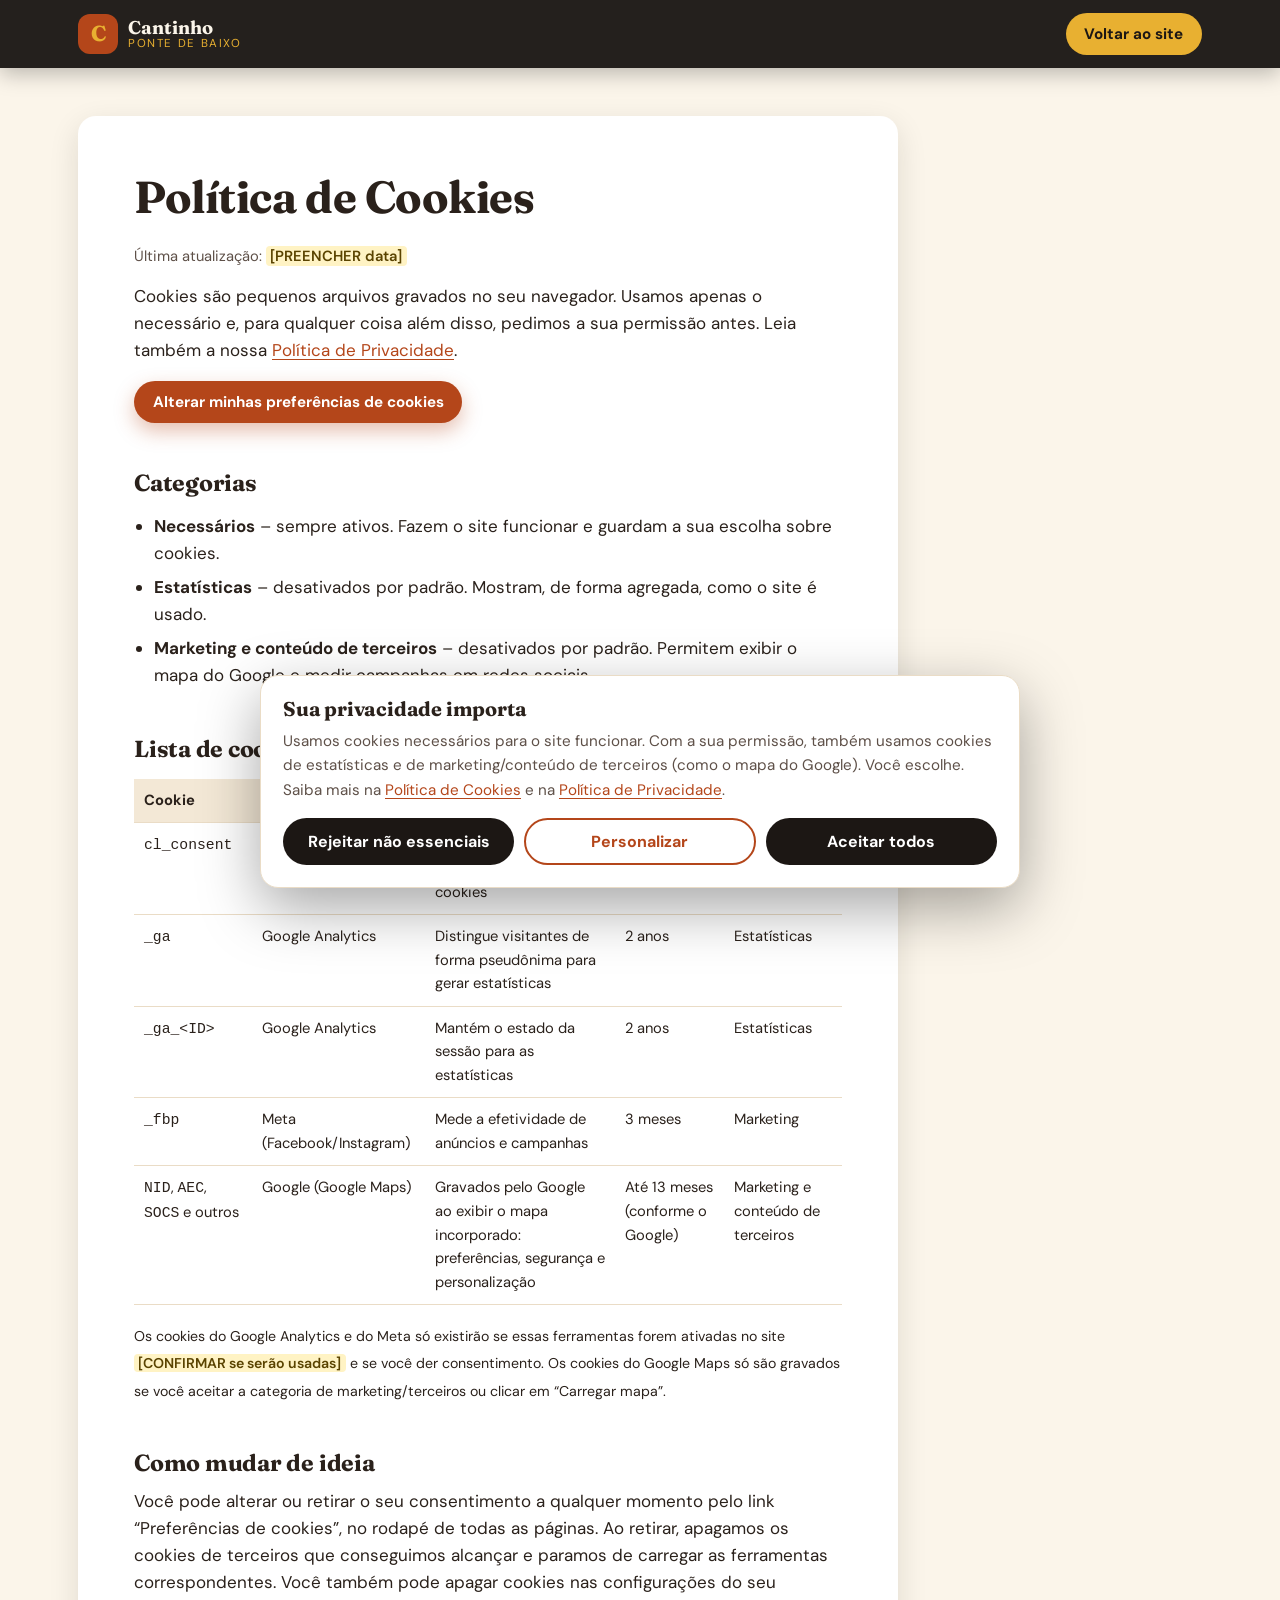
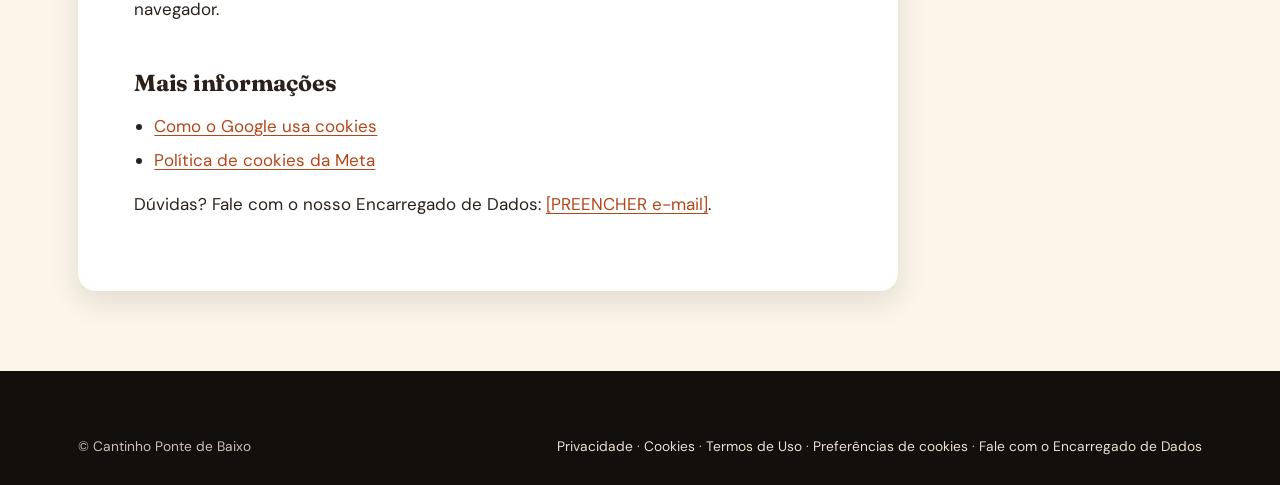
<file: cookies.html>
<!doctype html>
<html lang="pt-BR">
<head>
  <meta charset="utf-8">
  <meta name="viewport" content="width=device-width, initial-scale=1">
  <title>Política de Cookies | Cantinho Ponte de Baixo</title>
  <meta name="description" content="Quais cookies o site do Cantinho Ponte de Baixo usa, para que servem e por quanto tempo ficam gravados.">
  <link rel="icon" href="favicon.svg" type="image/svg+xml">
  <link rel="preconnect" href="https://fonts.googleapis.com">
  <link rel="preconnect" href="https://fonts.gstatic.com" crossorigin>
  <link rel="stylesheet" href="https://fonts.googleapis.com/css2?family=DM+Sans:opsz,wght@9..40,400;9..40,500;9..40,700&family=Fraunces:opsz,wght@9..144,700&display=swap">
  <link rel="stylesheet" href="css/style.css">
  <script src="js/consent.js" defer></script>
</head>
<body>
<header class="header is-scrolled">
  <div class="container header__inner">
    <a class="logo" href="index.html" aria-label="Cantinho Ponte de Baixo — página inicial">
      <span class="logo__marca" aria-hidden="true">C</span>
      <span class="logo__texto"><span class="logo__nome">Cantinho</span><span class="logo__sub">Ponte de Baixo</span></span>
    </a>
    <a class="btn btn--destaque btn--sm" href="index.html">Voltar ao site</a>
  </div>
</header>

<main class="legal" id="conteudo">
  <div class="container">
    <article class="legal__conteudo">
      <h1>Política de Cookies</h1>
      <p class="atualizado">Última atualização: <span class="ph">[PREENCHER data]</span></p>

      <p>Cookies são pequenos arquivos gravados no seu navegador. Usamos apenas o necessário e, para qualquer coisa além disso, pedimos a sua permissão antes. Leia também a nossa <a href="privacidade.html">Política de Privacidade</a>.</p>

      <p><button type="button" class="btn btn--primario btn--sm" data-cookie-prefs>Alterar minhas preferências de cookies</button></p>

      <h2>Categorias</h2>
      <ul>
        <li><strong>Necessários</strong> – sempre ativos. Fazem o site funcionar e guardam a sua escolha sobre cookies.</li>
        <li><strong>Estatísticas</strong> – desativados por padrão. Mostram, de forma agregada, como o site é usado.</li>
        <li><strong>Marketing e conteúdo de terceiros</strong> – desativados por padrão. Permitem exibir o mapa do Google e medir campanhas em redes sociais.</li>
      </ul>

      <h2>Lista de cookies</h2>
      <!-- [ATUALIZAR] Se ativar/desativar ferramentas (Analytics, Pixel), mantenha esta tabela em dia. -->
      <div class="tabela-wrap">
        <table class="tabela">
          <thead>
            <tr><th scope="col">Cookie</th><th scope="col">Fornecedor</th><th scope="col">Finalidade</th><th scope="col">Duração</th><th scope="col">Categoria</th></tr>
          </thead>
          <tbody>
            <tr><td><code>cl_consent</code></td><td>Este site</td><td>Guarda as suas escolhas de consentimento de cookies</td><td>180 dias</td><td>Necessário</td></tr>
            <tr><td><code>_ga</code></td><td>Google Analytics</td><td>Distingue visitantes de forma pseudônima para gerar estatísticas</td><td>2 anos</td><td>Estatísticas</td></tr>
            <tr><td><code>_ga_&lt;ID&gt;</code></td><td>Google Analytics</td><td>Mantém o estado da sessão para as estatísticas</td><td>2 anos</td><td>Estatísticas</td></tr>
            <tr><td><code>_fbp</code></td><td>Meta (Facebook/Instagram)</td><td>Mede a efetividade de anúncios e campanhas</td><td>3 meses</td><td>Marketing</td></tr>
            <tr><td><code>NID</code>, <code>AEC</code>, <code>SOCS</code> e outros</td><td>Google (Google Maps)</td><td>Gravados pelo Google ao exibir o mapa incorporado: preferências, segurança e personalização</td><td>Até 13 meses (conforme o Google)</td><td>Marketing e conteúdo de terceiros</td></tr>
          </tbody>
        </table>
      </div>
      <p><small>Os cookies do Google Analytics e do Meta só existirão se essas ferramentas forem ativadas no site <span class="ph">[CONFIRMAR se serão usadas]</span> e se você der consentimento. Os cookies do Google Maps só são gravados se você aceitar a categoria de marketing/terceiros ou clicar em “Carregar mapa”.</small></p>

      <h2>Como mudar de ideia</h2>
      <p>Você pode alterar ou retirar o seu consentimento a qualquer momento pelo link “Preferências de cookies”, no rodapé de todas as páginas. Ao retirar, apagamos os cookies de terceiros que conseguimos alcançar e paramos de carregar as ferramentas correspondentes. Você também pode apagar cookies nas configurações do seu navegador.</p>

      <h2>Mais informações</h2>
      <ul>
        <li><a href="https://policies.google.com/technologies/cookies?hl=pt-BR" target="_blank" rel="noopener">Como o Google usa cookies</a></li>
        <li><a href="https://www.facebook.com/privacy/policies/cookies/" target="_blank" rel="noopener">Política de cookies da Meta</a></li>
      </ul>
      <p>Dúvidas? Fale com o nosso Encarregado de Dados: <a href="mailto:[PREENCHER-email-encarregado]">[PREENCHER e-mail]</a>.</p>
    </article>
  </div>
</main>

<footer class="rodape">
  <div class="container">
    <div class="rodape__base" style="margin-top:0;border:0;padding-top:0">
      <span>© Cantinho Ponte de Baixo</span>
      <span><a href="privacidade.html">Privacidade</a> · <a href="cookies.html">Cookies</a> · <a href="termos.html">Termos de Uso</a> · <button type="button" class="link-botao" data-cookie-prefs>Preferências de cookies</button> · <a href="mailto:[PREENCHER-email-encarregado]">Fale com o Encarregado de Dados</a></span>
    </div>
  </div>
</footer>
</body>
</html>
</file>
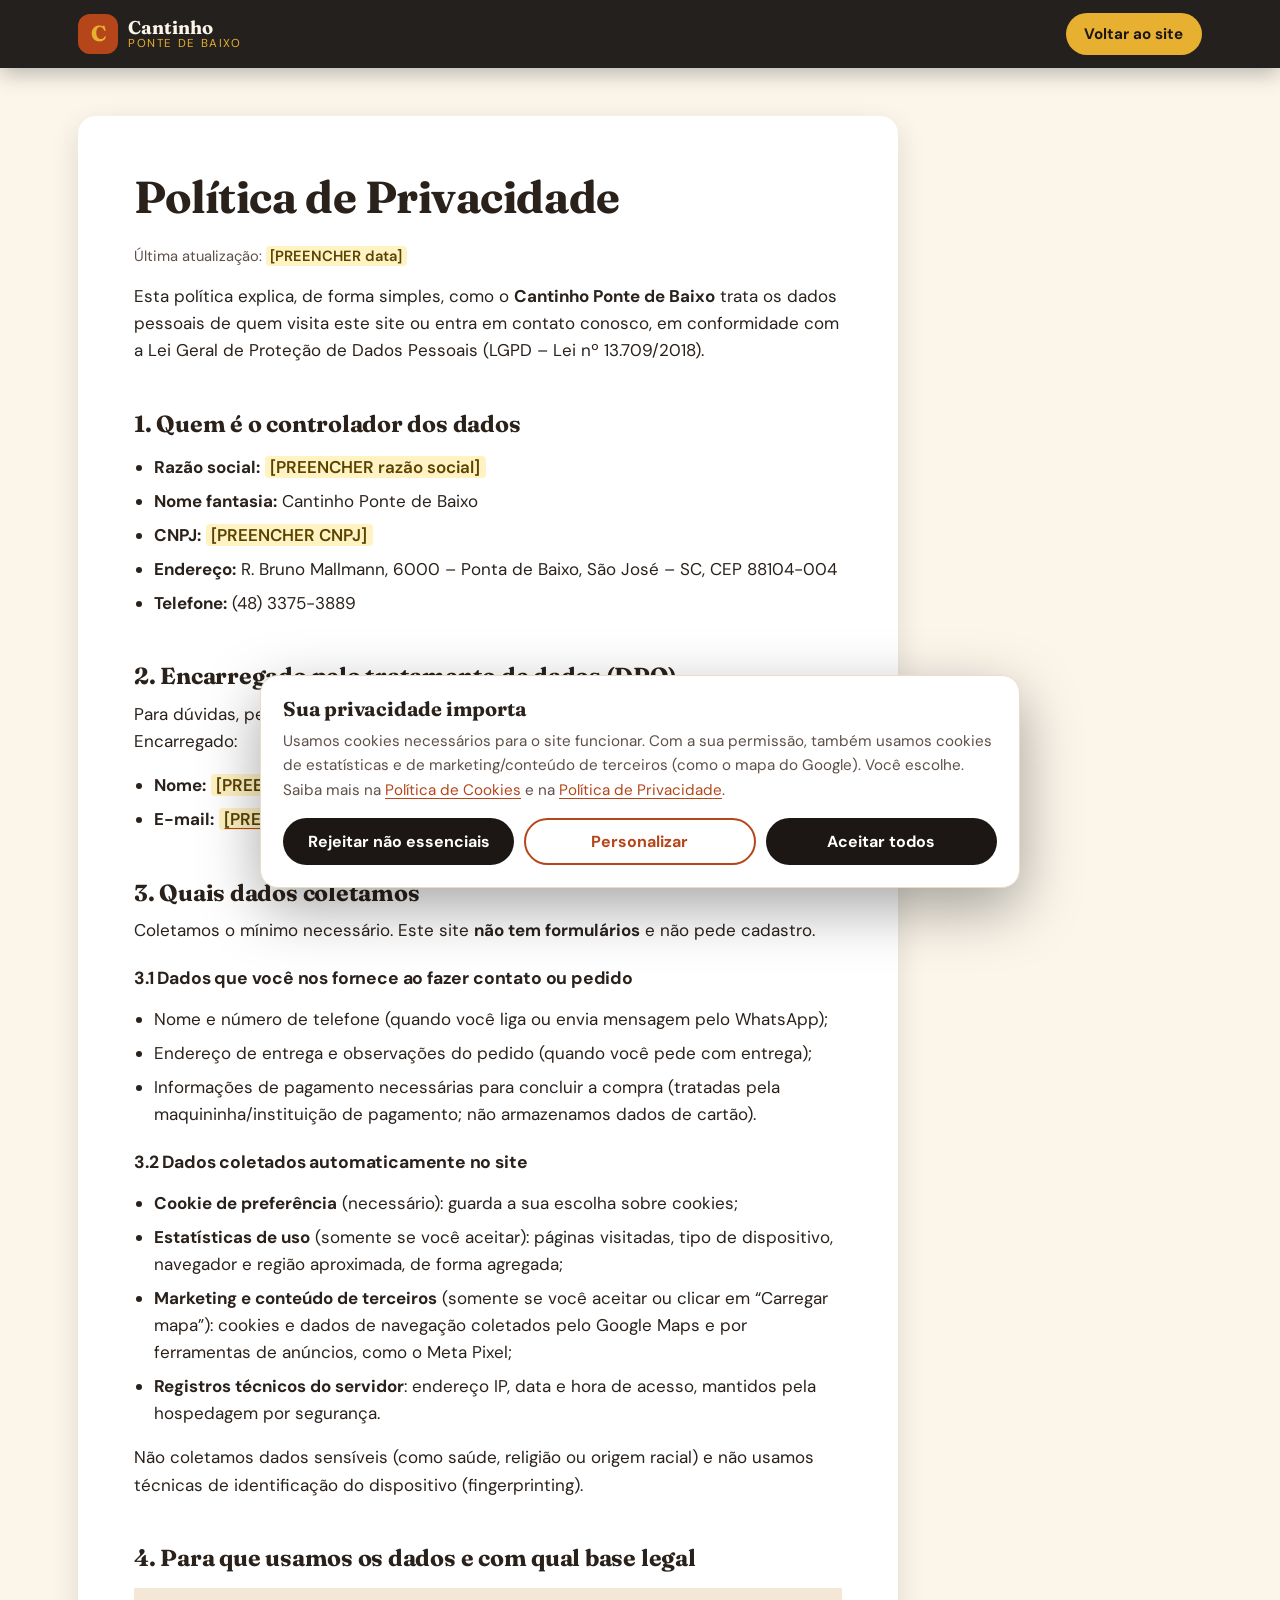
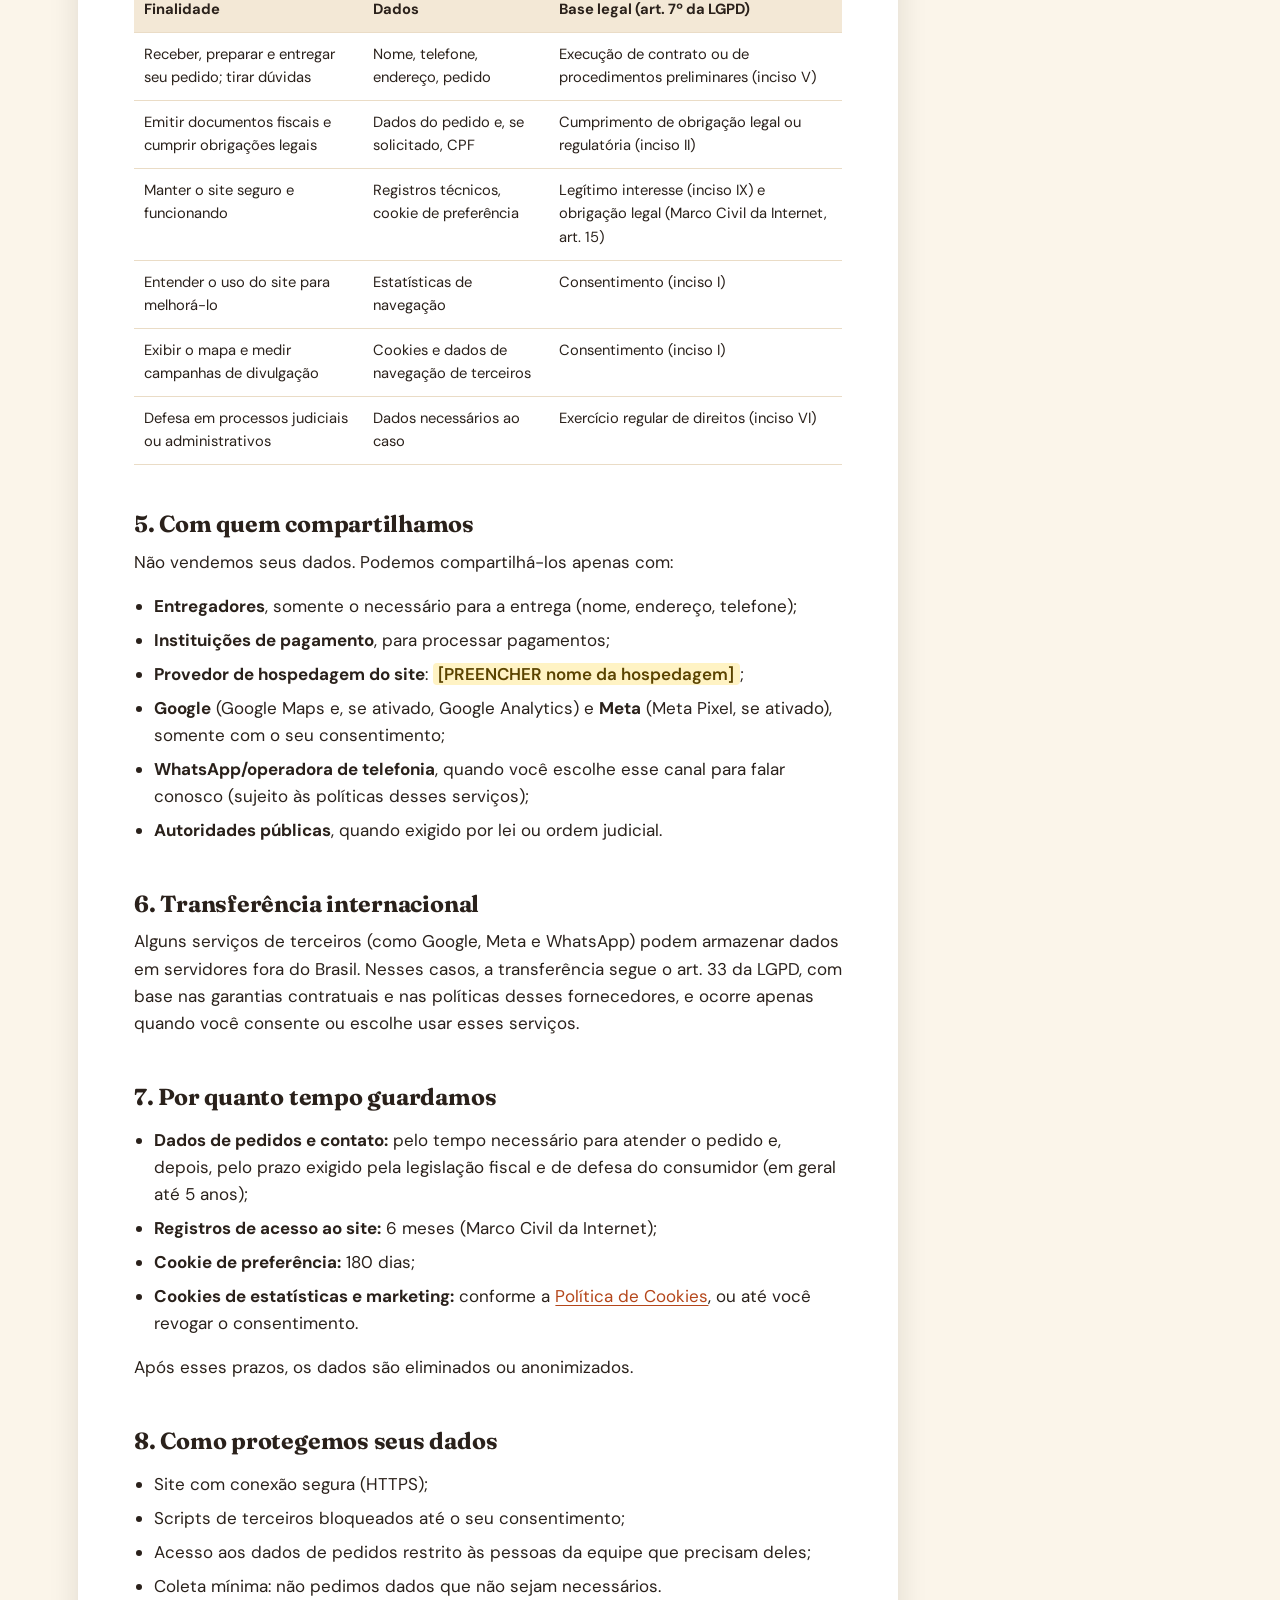
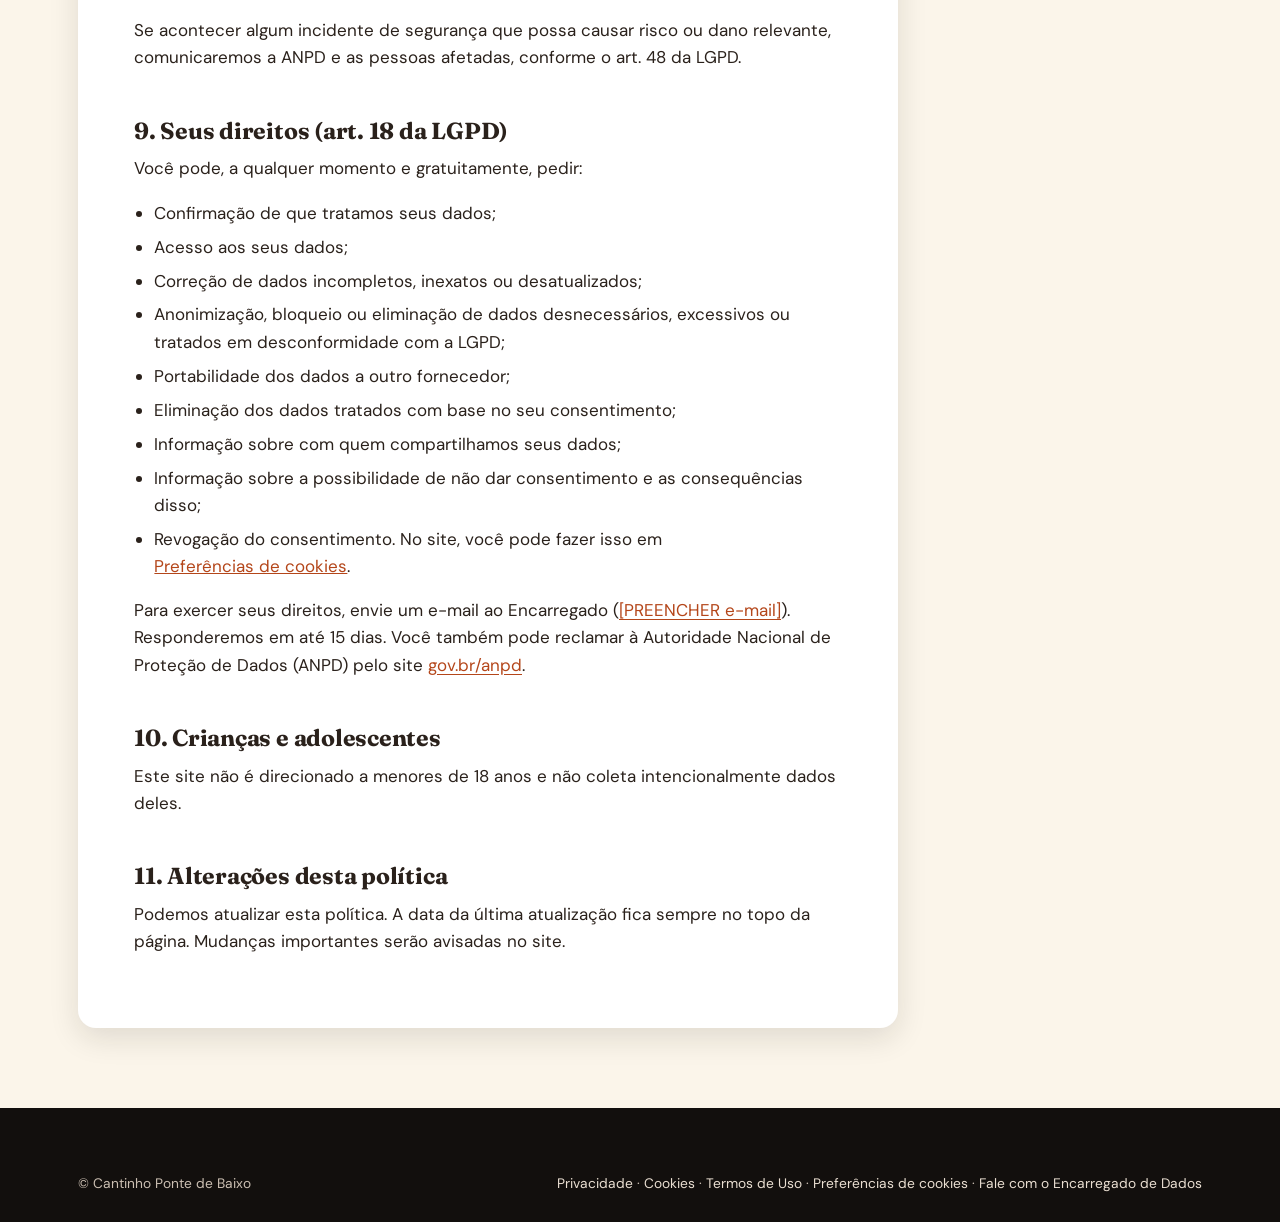
<file: privacidade.html>
<!doctype html>
<html lang="pt-BR">
<head>
  <meta charset="utf-8">
  <meta name="viewport" content="width=device-width, initial-scale=1">
  <title>Política de Privacidade | Cantinho Ponte de Baixo</title>
  <meta name="description" content="Como o Cantinho Ponte de Baixo trata dados pessoais, conforme a Lei Geral de Proteção de Dados (LGPD).">
  <meta name="robots" content="index, follow">
  <link rel="icon" href="favicon.svg" type="image/svg+xml">
  <link rel="preconnect" href="https://fonts.googleapis.com">
  <link rel="preconnect" href="https://fonts.gstatic.com" crossorigin>
  <link rel="stylesheet" href="https://fonts.googleapis.com/css2?family=DM+Sans:opsz,wght@9..40,400;9..40,500;9..40,700&family=Fraunces:opsz,wght@9..144,700&display=swap">
  <link rel="stylesheet" href="css/style.css">
  <script src="js/consent.js" defer></script>
</head>
<body>
<header class="header is-scrolled">
  <div class="container header__inner">
    <a class="logo" href="index.html" aria-label="Cantinho Ponte de Baixo — página inicial">
      <span class="logo__marca" aria-hidden="true">C</span>
      <span class="logo__texto"><span class="logo__nome">Cantinho</span><span class="logo__sub">Ponte de Baixo</span></span>
    </a>
    <a class="btn btn--destaque btn--sm" href="index.html">Voltar ao site</a>
  </div>
</header>

<main class="legal" id="conteudo">
  <div class="container">
    <article class="legal__conteudo">
      <h1>Política de Privacidade</h1>
      <p class="atualizado">Última atualização: <span class="ph">[PREENCHER data]</span></p>

      <p>Esta política explica, de forma simples, como o <strong>Cantinho Ponte de Baixo</strong> trata os dados pessoais de quem visita este site ou entra em contato conosco, em conformidade com a Lei Geral de Proteção de Dados Pessoais (LGPD – Lei nº 13.709/2018).</p>

      <h2>1. Quem é o controlador dos dados</h2>
      <ul>
        <li><strong>Razão social:</strong> <span class="ph">[PREENCHER razão social]</span></li>
        <li><strong>Nome fantasia:</strong> Cantinho Ponte de Baixo</li>
        <li><strong>CNPJ:</strong> <span class="ph">[PREENCHER CNPJ]</span></li>
        <li><strong>Endereço:</strong> R. Bruno Mallmann, 6000 – Ponta de Baixo, São José – SC, CEP 88104-004</li>
        <li><strong>Telefone:</strong> (48) 3375-3889</li>
      </ul>

      <h2>2. Encarregado pelo tratamento de dados (DPO)</h2>
      <p>Para dúvidas, pedidos ou reclamações sobre seus dados pessoais, fale com o nosso Encarregado:</p>
      <ul>
        <li><strong>Nome:</strong> <span class="ph">[PREENCHER nome do encarregado]</span></li>
        <li><strong>E-mail:</strong> <a href="mailto:[PREENCHER-email-encarregado]"><span class="ph">[PREENCHER e-mail@dominio.com]</span></a></li>
      </ul>

      <h2>3. Quais dados coletamos</h2>
      <p>Coletamos o mínimo necessário. Este site <strong>não tem formulários</strong> e não pede cadastro.</p>
      <h3>3.1 Dados que você nos fornece ao fazer contato ou pedido</h3>
      <ul>
        <li>Nome e número de telefone (quando você liga ou envia mensagem pelo WhatsApp);</li>
        <li>Endereço de entrega e observações do pedido (quando você pede com entrega);</li>
        <li>Informações de pagamento necessárias para concluir a compra (tratadas pela maquininha/instituição de pagamento; não armazenamos dados de cartão).</li>
      </ul>
      <h3>3.2 Dados coletados automaticamente no site</h3>
      <ul>
        <li><strong>Cookie de preferência</strong> (necessário): guarda a sua escolha sobre cookies;</li>
        <li><strong>Estatísticas de uso</strong> (somente se você aceitar): páginas visitadas, tipo de dispositivo, navegador e região aproximada, de forma agregada;</li>
        <li><strong>Marketing e conteúdo de terceiros</strong> (somente se você aceitar ou clicar em “Carregar mapa”): cookies e dados de navegação coletados pelo Google Maps e por ferramentas de anúncios, como o Meta Pixel;</li>
        <li><strong>Registros técnicos do servidor</strong>: endereço IP, data e hora de acesso, mantidos pela hospedagem por segurança.</li>
      </ul>
      <p>Não coletamos dados sensíveis (como saúde, religião ou origem racial) e não usamos técnicas de identificação do dispositivo (fingerprinting).</p>

      <h2>4. Para que usamos os dados e com qual base legal</h2>
      <div class="tabela-wrap">
        <table class="tabela">
          <thead><tr><th scope="col">Finalidade</th><th scope="col">Dados</th><th scope="col">Base legal (art. 7º da LGPD)</th></tr></thead>
          <tbody>
            <tr><td>Receber, preparar e entregar seu pedido; tirar dúvidas</td><td>Nome, telefone, endereço, pedido</td><td>Execução de contrato ou de procedimentos preliminares (inciso V)</td></tr>
            <tr><td>Emitir documentos fiscais e cumprir obrigações legais</td><td>Dados do pedido e, se solicitado, CPF</td><td>Cumprimento de obrigação legal ou regulatória (inciso II)</td></tr>
            <tr><td>Manter o site seguro e funcionando</td><td>Registros técnicos, cookie de preferência</td><td>Legítimo interesse (inciso IX) e obrigação legal (Marco Civil da Internet, art. 15)</td></tr>
            <tr><td>Entender o uso do site para melhorá-lo</td><td>Estatísticas de navegação</td><td>Consentimento (inciso I)</td></tr>
            <tr><td>Exibir o mapa e medir campanhas de divulgação</td><td>Cookies e dados de navegação de terceiros</td><td>Consentimento (inciso I)</td></tr>
            <tr><td>Defesa em processos judiciais ou administrativos</td><td>Dados necessários ao caso</td><td>Exercício regular de direitos (inciso VI)</td></tr>
          </tbody>
        </table>
      </div>

      <h2>5. Com quem compartilhamos</h2>
      <p>Não vendemos seus dados. Podemos compartilhá-los apenas com:</p>
      <ul>
        <li><strong>Entregadores</strong>, somente o necessário para a entrega (nome, endereço, telefone);</li>
        <li><strong>Instituições de pagamento</strong>, para processar pagamentos;</li>
        <li><strong>Provedor de hospedagem do site</strong>: <span class="ph">[PREENCHER nome da hospedagem]</span>;</li>
        <li><strong>Google</strong> (Google Maps e, se ativado, Google Analytics) e <strong>Meta</strong> (Meta Pixel, se ativado), somente com o seu consentimento;</li>
        <li><strong>WhatsApp/operadora de telefonia</strong>, quando você escolhe esse canal para falar conosco (sujeito às políticas desses serviços);</li>
        <li><strong>Autoridades públicas</strong>, quando exigido por lei ou ordem judicial.</li>
      </ul>

      <h2>6. Transferência internacional</h2>
      <p>Alguns serviços de terceiros (como Google, Meta e WhatsApp) podem armazenar dados em servidores fora do Brasil. Nesses casos, a transferência segue o art. 33 da LGPD, com base nas garantias contratuais e nas políticas desses fornecedores, e ocorre apenas quando você consente ou escolhe usar esses serviços.</p>

      <h2>7. Por quanto tempo guardamos</h2>
      <ul>
        <li><strong>Dados de pedidos e contato:</strong> pelo tempo necessário para atender o pedido e, depois, pelo prazo exigido pela legislação fiscal e de defesa do consumidor (em geral até 5 anos);</li>
        <li><strong>Registros de acesso ao site:</strong> 6 meses (Marco Civil da Internet);</li>
        <li><strong>Cookie de preferência:</strong> 180 dias;</li>
        <li><strong>Cookies de estatísticas e marketing:</strong> conforme a <a href="cookies.html">Política de Cookies</a>, ou até você revogar o consentimento.</li>
      </ul>
      <p>Após esses prazos, os dados são eliminados ou anonimizados.</p>

      <h2>8. Como protegemos seus dados</h2>
      <ul>
        <li>Site com conexão segura (HTTPS);</li>
        <li>Scripts de terceiros bloqueados até o seu consentimento;</li>
        <li>Acesso aos dados de pedidos restrito às pessoas da equipe que precisam deles;</li>
        <li>Coleta mínima: não pedimos dados que não sejam necessários.</li>
      </ul>
      <p>Se acontecer algum incidente de segurança que possa causar risco ou dano relevante, comunicaremos a ANPD e as pessoas afetadas, conforme o art. 48 da LGPD.</p>

      <h2>9. Seus direitos (art. 18 da LGPD)</h2>
      <p>Você pode, a qualquer momento e gratuitamente, pedir:</p>
      <ul>
        <li>Confirmação de que tratamos seus dados;</li>
        <li>Acesso aos seus dados;</li>
        <li>Correção de dados incompletos, inexatos ou desatualizados;</li>
        <li>Anonimização, bloqueio ou eliminação de dados desnecessários, excessivos ou tratados em desconformidade com a LGPD;</li>
        <li>Portabilidade dos dados a outro fornecedor;</li>
        <li>Eliminação dos dados tratados com base no seu consentimento;</li>
        <li>Informação sobre com quem compartilhamos seus dados;</li>
        <li>Informação sobre a possibilidade de não dar consentimento e as consequências disso;</li>
        <li>Revogação do consentimento. No site, você pode fazer isso em <button type="button" class="link-botao" style="color:var(--brasa);text-decoration:underline" data-cookie-prefs>Preferências de cookies</button>.</li>
      </ul>
      <p>Para exercer seus direitos, envie um e-mail ao Encarregado (<a href="mailto:[PREENCHER-email-encarregado]">[PREENCHER e-mail]</a>). Responderemos em até 15 dias. Você também pode reclamar à Autoridade Nacional de Proteção de Dados (ANPD) pelo site <a href="https://www.gov.br/anpd" target="_blank" rel="noopener">gov.br/anpd</a>.</p>

      <h2>10. Crianças e adolescentes</h2>
      <p>Este site não é direcionado a menores de 18 anos e não coleta intencionalmente dados deles.</p>

      <h2>11. Alterações desta política</h2>
      <p>Podemos atualizar esta política. A data da última atualização fica sempre no topo da página. Mudanças importantes serão avisadas no site.</p>
    </article>
  </div>
</main>

<footer class="rodape">
  <div class="container">
    <div class="rodape__base" style="margin-top:0;border:0;padding-top:0">
      <span>© Cantinho Ponte de Baixo</span>
      <span><a href="privacidade.html">Privacidade</a> · <a href="cookies.html">Cookies</a> · <a href="termos.html">Termos de Uso</a> · <button type="button" class="link-botao" data-cookie-prefs>Preferências de cookies</button> · <a href="mailto:[PREENCHER-email-encarregado]">Fale com o Encarregado de Dados</a></span>
    </div>
  </div>
</footer>
</body>
</html>
</file>
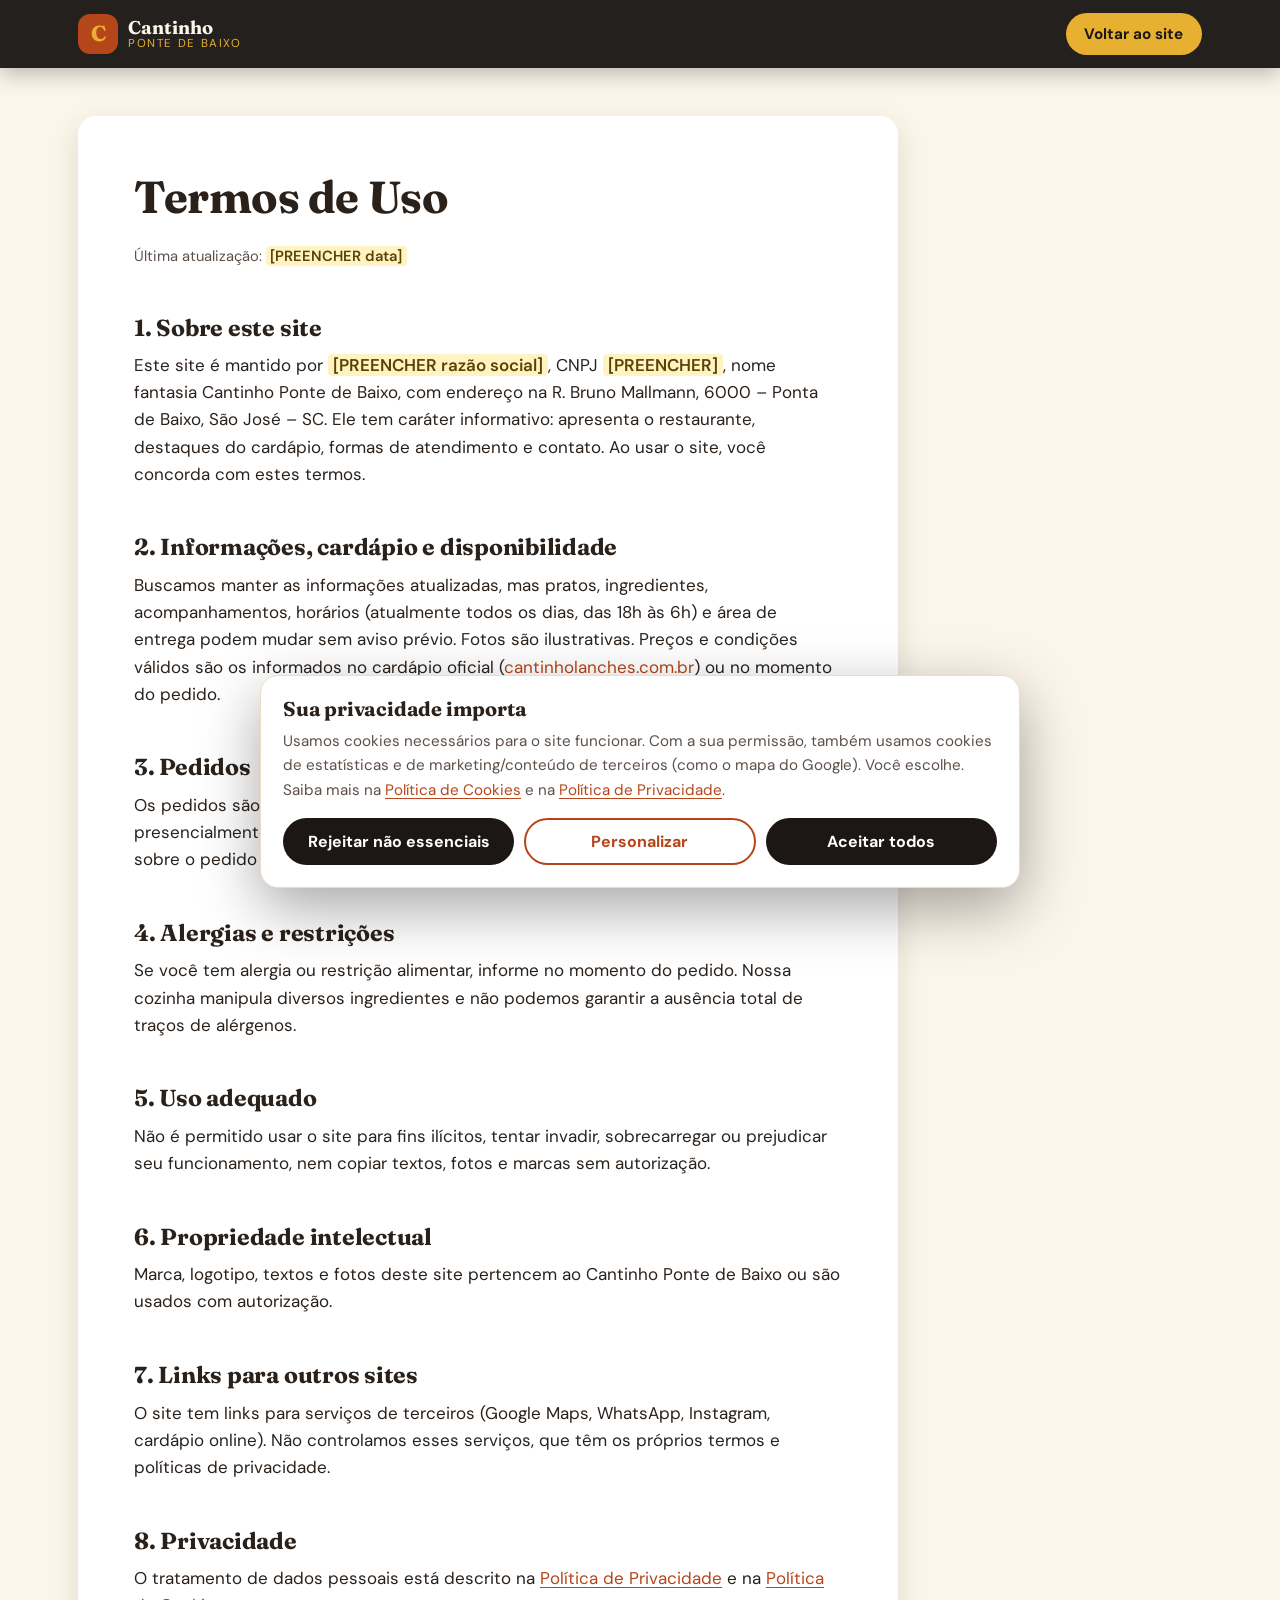
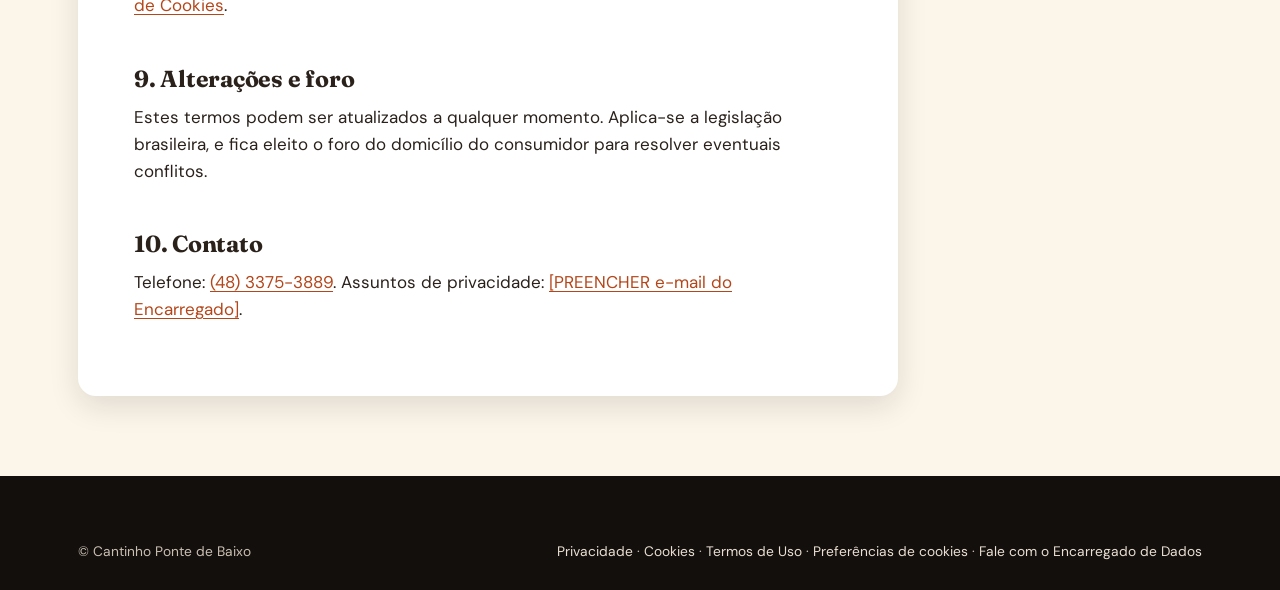
<file: termos.html>
<!doctype html>
<html lang="pt-BR">
<head>
  <meta charset="utf-8">
  <meta name="viewport" content="width=device-width, initial-scale=1">
  <title>Termos de Uso | Cantinho Ponte de Baixo</title>
  <meta name="description" content="Termos de uso do site do Cantinho Ponte de Baixo.">
  <link rel="icon" href="favicon.svg" type="image/svg+xml">
  <link rel="preconnect" href="https://fonts.googleapis.com">
  <link rel="preconnect" href="https://fonts.gstatic.com" crossorigin>
  <link rel="stylesheet" href="https://fonts.googleapis.com/css2?family=DM+Sans:opsz,wght@9..40,400;9..40,500;9..40,700&family=Fraunces:opsz,wght@9..144,700&display=swap">
  <link rel="stylesheet" href="css/style.css">
  <script src="js/consent.js" defer></script>
</head>
<body>
<header class="header is-scrolled">
  <div class="container header__inner">
    <a class="logo" href="index.html" aria-label="Cantinho Ponte de Baixo — página inicial">
      <span class="logo__marca" aria-hidden="true">C</span>
      <span class="logo__texto"><span class="logo__nome">Cantinho</span><span class="logo__sub">Ponte de Baixo</span></span>
    </a>
    <a class="btn btn--destaque btn--sm" href="index.html">Voltar ao site</a>
  </div>
</header>

<main class="legal" id="conteudo">
  <div class="container">
    <article class="legal__conteudo">
      <h1>Termos de Uso</h1>
      <p class="atualizado">Última atualização: <span class="ph">[PREENCHER data]</span></p>

      <h2>1. Sobre este site</h2>
      <p>Este site é mantido por <span class="ph">[PREENCHER razão social]</span>, CNPJ <span class="ph">[PREENCHER]</span>, nome fantasia Cantinho Ponte de Baixo, com endereço na R. Bruno Mallmann, 6000 – Ponta de Baixo, São José – SC. Ele tem caráter informativo: apresenta o restaurante, destaques do cardápio, formas de atendimento e contato. Ao usar o site, você concorda com estes termos.</p>

      <h2>2. Informações, cardápio e disponibilidade</h2>
      <p>Buscamos manter as informações atualizadas, mas pratos, ingredientes, acompanhamentos, horários (atualmente todos os dias, das 18h às 6h) e área de entrega podem mudar sem aviso prévio. Fotos são ilustrativas. Preços e condições válidos são os informados no cardápio oficial (<a href="https://cantinholanches.com.br" target="_blank" rel="noopener">cantinholanches.com.br</a>) ou no momento do pedido.</p>

      <h2>3. Pedidos</h2>
      <p>Os pedidos são feitos por telefone [PREENCHER: "ou WhatsApp", se houver] ou presencialmente, e se tornam válidos após a confirmação pela nossa equipe. Questões sobre o pedido seguem o Código de Defesa do Consumidor.</p>

      <h2>4. Alergias e restrições</h2>
      <p>Se você tem alergia ou restrição alimentar, informe no momento do pedido. Nossa cozinha manipula diversos ingredientes e não podemos garantir a ausência total de traços de alérgenos.</p>

      <h2>5. Uso adequado</h2>
      <p>Não é permitido usar o site para fins ilícitos, tentar invadir, sobrecarregar ou prejudicar seu funcionamento, nem copiar textos, fotos e marcas sem autorização.</p>

      <h2>6. Propriedade intelectual</h2>
      <p>Marca, logotipo, textos e fotos deste site pertencem ao Cantinho Ponte de Baixo ou são usados com autorização.</p>

      <h2>7. Links para outros sites</h2>
      <p>O site tem links para serviços de terceiros (Google Maps, WhatsApp, Instagram, cardápio online). Não controlamos esses serviços, que têm os próprios termos e políticas de privacidade.</p>

      <h2>8. Privacidade</h2>
      <p>O tratamento de dados pessoais está descrito na <a href="privacidade.html">Política de Privacidade</a> e na <a href="cookies.html">Política de Cookies</a>.</p>

      <h2>9. Alterações e foro</h2>
      <p>Estes termos podem ser atualizados a qualquer momento. Aplica-se a legislação brasileira, e fica eleito o foro do domicílio do consumidor para resolver eventuais conflitos.</p>

      <h2>10. Contato</h2>
      <p>Telefone: <a href="tel:+554833753889">(48) 3375-3889</a>. Assuntos de privacidade: <a href="mailto:[PREENCHER-email-encarregado]">[PREENCHER e-mail do Encarregado]</a>.</p>
    </article>
  </div>
</main>

<footer class="rodape">
  <div class="container">
    <div class="rodape__base" style="margin-top:0;border:0;padding-top:0">
      <span>© Cantinho Ponte de Baixo</span>
      <span><a href="privacidade.html">Privacidade</a> · <a href="cookies.html">Cookies</a> · <a href="termos.html">Termos de Uso</a> · <button type="button" class="link-botao" data-cookie-prefs>Preferências de cookies</button> · <a href="mailto:[PREENCHER-email-encarregado]">Fale com o Encarregado de Dados</a></span>
    </div>
  </div>
</footer>
</body>
</html>
</file>
<file: css/style.css>
/* =========================================================
   Cantinho Ponte de Baixo — estilos
   Paleta (extraída da foto do Peixe à Milanesa):
   --brasa   laranja queimado (empanado)   → cor primária
   --mostarda amarelo da batata frita      → destaque
   --carvao  fundo escuro da mesa           → neutro escuro
   --creme   off-white                      → neutro claro
   Contrastes verificados (WCAG AA): branco sobre --brasa 5,4:1;
   --carvao sobre --mostarda 8,9:1; --brasa sobre --creme 5,0:1.
   ========================================================= */

:root {
  --brasa: #b4461a;
  --brasa-escura: #8f3512;
  --mostarda: #e8b031;
  --carvao: #1c1714;
  --carvao-2: #2a221d;
  --creme: #fbf5ea;
  --creme-2: #f3e8d6;
  --texto: #2a211b;
  --texto-suave: #5e5048;
  --branco: #ffffff;

  --fonte-titulo: "Fraunces", Georgia, "Times New Roman", serif;
  --fonte-texto: "DM Sans", system-ui, -apple-system, "Segoe UI", Roboto, sans-serif;

  --raio: 18px;
  --raio-sm: 10px;
  --sombra: 0 10px 30px rgba(28, 23, 20, .12);
  --sombra-forte: 0 18px 50px rgba(28, 23, 20, .28);
  --container: 1180px;
  --header-h: 68px;
}

/* ---------- Base ---------- */
*, *::before, *::after { box-sizing: border-box; }
[hidden] { display: none !important; }
html { scroll-behavior: smooth; scroll-padding-top: calc(var(--header-h) + 12px); -webkit-text-size-adjust: 100%; }
body {
  margin: 0;
  font-family: var(--fonte-texto);
  font-size: 1.0625rem;
  line-height: 1.6;
  color: var(--texto);
  background: var(--creme);
  overflow-x: hidden;
}
img { max-width: 100%; height: auto; display: block; }
a { color: var(--brasa); text-underline-offset: 3px; }
a:hover { color: var(--brasa-escura); }
h1, h2, h3 { font-family: var(--fonte-titulo); line-height: 1.12; margin: 0 0 .5em; font-weight: 700; letter-spacing: -.01em; }
h1 { font-size: clamp(2.2rem, 6vw, 3.9rem); }
h2 { font-size: clamp(1.8rem, 4.2vw, 2.7rem); }
h3 { font-size: 1.3rem; }
p { margin: 0 0 1em; }

/* Foco visível para navegação por teclado */
:focus-visible { outline: 3px solid var(--mostarda); outline-offset: 3px; border-radius: 4px; }

.skip-link {
  position: absolute; left: 12px; top: -60px; z-index: 1000;
  background: var(--carvao); color: var(--branco); padding: 10px 16px; border-radius: 8px;
}
.skip-link:focus { top: 12px; color: var(--branco); }

.sr-only { position: absolute !important; width: 1px; height: 1px; padding: 0; margin: -1px; overflow: hidden; clip: rect(0 0 0 0); white-space: nowrap; border: 0; }

.container { width: 100%; max-width: var(--container); margin-inline: auto; padding-inline: 16px; }
@media (min-width: 768px) { .container { padding-inline: 28px; } }

.secao { padding-block: clamp(64px, 10vw, 112px); }
.secao--creme2 { background: var(--creme-2); }
.secao--escura { background: var(--carvao); color: var(--creme); }

.eyebrow {
  display: inline-block; font-weight: 700; font-size: .82rem; letter-spacing: .12em; text-transform: uppercase;
  color: var(--brasa); margin-bottom: .8rem;
}
.secao--escura .eyebrow, .hero .eyebrow { color: var(--mostarda); }
.secao__cabecalho { max-width: 680px; margin-bottom: 44px; }
.secao__cabecalho--centro { text-align: center; margin-inline: auto; }
.secao__cabecalho p { color: var(--texto-suave); font-size: 1.1rem; }
.secao--escura .secao__cabecalho p { color: #d9cdbf; }

/* Placeholder visual para dados a preencher */
.ph { background: #fff3c4; color: #5a4300; padding: 0 .3em; border-radius: 4px; font-weight: 600; }

/* ---------- Botões ---------- */
.btn {
  display: inline-flex; align-items: center; justify-content: center; gap: .55em;
  min-height: 48px; padding: .8em 1.5em; border-radius: 999px; border: 2px solid transparent;
  font: 700 1rem/1.1 var(--fonte-texto); text-decoration: none; cursor: pointer;
  transition: transform .2s ease, background-color .2s ease, color .2s ease, box-shadow .2s ease, border-color .2s ease;
}
.btn svg { width: 20px; height: 20px; flex: none; }
.btn:hover { transform: translateY(-2px); }
.btn--primario { background: var(--brasa); color: var(--branco); box-shadow: 0 8px 20px rgba(180, 70, 26, .35); }
.btn--primario:hover { background: var(--brasa-escura); color: var(--branco); }
.btn--destaque { background: var(--mostarda); color: var(--carvao); }
.btn--destaque:hover { background: #f2c24d; color: var(--carvao); }
.btn--contorno { border-color: currentColor; color: var(--brasa); background: transparent; }
.btn--contorno:hover { background: var(--brasa); border-color: var(--brasa); color: var(--branco); }
.btn--contorno-claro { border-color: rgba(251, 245, 234, .7); color: var(--creme); background: transparent; }
.btn--contorno-claro:hover { background: var(--creme); color: var(--carvao); border-color: var(--creme); }
.btn--sm { min-height: 42px; padding: .55em 1.1em; font-size: .95rem; }

.aviso-canal { font-size: .82rem; color: var(--texto-suave); margin-top: 14px; max-width: 520px; }
.hero .aviso-canal, .secao--escura .aviso-canal, .cta-final .aviso-canal { color: #cbbfb2; }
.aviso-canal a { color: inherit; }

/* ---------- Header ---------- */
.header {
  position: fixed; inset: 0 0 auto; z-index: 100; height: var(--header-h);
  background: rgba(28, 23, 20, .72); backdrop-filter: blur(10px); -webkit-backdrop-filter: blur(10px);
  transition: background-color .3s ease, box-shadow .3s ease;
}
.header.is-scrolled { background: rgba(28, 23, 20, .96); box-shadow: 0 6px 20px rgba(0, 0, 0, .25); }
.header__inner { height: 100%; display: flex; align-items: center; justify-content: space-between; gap: 16px; }
.logo { display: inline-flex; align-items: center; gap: 10px; color: var(--creme); text-decoration: none; }
.logo:hover { color: var(--creme); }
.logo__marca {
  width: 40px; height: 40px; border-radius: 12px; background: var(--brasa); color: var(--mostarda);
  display: grid; place-items: center; font: 800 1.35rem/1 var(--fonte-titulo); flex: none;
}
.logo img { height: 44px; width: auto; }
.logo__texto { display: flex; flex-direction: column; line-height: 1.05; }
.logo__nome { font: 700 1.15rem/1.05 var(--fonte-titulo); }
.logo__sub { font-size: .72rem; letter-spacing: .14em; text-transform: uppercase; color: var(--mostarda); }

.nav__lista { list-style: none; margin: 0; padding: 0; display: flex; align-items: center; gap: 4px; }
.nav__link {
  display: block; color: var(--creme); text-decoration: none; font-weight: 500; font-size: .98rem;
  padding: 10px 12px; border-radius: 8px; transition: color .2s, background-color .2s;
}
.nav__link:hover { color: var(--mostarda); background: rgba(255, 255, 255, .06); }
.nav__cta { margin-left: 8px; }

.menu-toggle {
  display: none; width: 46px; height: 46px; border: 0; border-radius: 10px; background: transparent; color: var(--creme); cursor: pointer;
  align-items: center; justify-content: center;
}
.menu-toggle span, .menu-toggle span::before, .menu-toggle span::after {
  display: block; width: 24px; height: 2px; background: currentColor; border-radius: 2px; position: relative; transition: transform .25s, background-color .25s;
}
.menu-toggle span::before, .menu-toggle span::after { content: ""; position: absolute; left: 0; }
.menu-toggle span::before { top: -7px; }
.menu-toggle span::after { top: 7px; }
.menu-toggle[aria-expanded="true"] span { background: transparent; }
.menu-toggle[aria-expanded="true"] span::before { transform: translateY(7px) rotate(45deg); }
.menu-toggle[aria-expanded="true"] span::after { transform: translateY(-7px) rotate(-45deg); }

@media (max-width: 959px) {
  .menu-toggle { display: inline-flex; }
  .nav {
    position: fixed; top: var(--header-h); left: 0; right: 0; bottom: 0;
    background: var(--carvao); padding: 24px 16px 40px; overflow-y: auto;
    transform: translateX(100%); visibility: hidden; transition: transform .3s ease, visibility .3s;
  }
  .nav.is-open { transform: none; visibility: visible; }
  .nav__lista { flex-direction: column; align-items: stretch; gap: 4px; }
  .nav__link { font-size: 1.2rem; padding: 14px 12px; border-bottom: 1px solid rgba(255, 255, 255, .08); }
  .nav__cta { margin: 20px 0 0; }
  .nav__cta .btn { width: 100%; }
}

/* ---------- Hero ---------- */
.hero {
  position: relative; background: var(--carvao); color: var(--creme);
  padding: calc(var(--header-h) + 48px) 0 72px; overflow: hidden;
}
.hero::before {
  content: ""; position: absolute; inset: auto -20% -40% auto; width: 70vw; height: 70vw; max-width: 900px; max-height: 900px;
  background: radial-gradient(circle, rgba(180, 70, 26, .35), transparent 65%); pointer-events: none;
}
.hero__grid { position: relative; display: grid; gap: 44px; align-items: center; }
@media (min-width: 960px) { .hero__grid { grid-template-columns: 1.05fr 1fr; gap: 56px; } .hero { padding-bottom: 96px; } }
.hero__titulo em { font-style: italic; color: var(--mostarda); }
.hero__sub { font-size: 1.18rem; color: #e6dacb; max-width: 560px; }
.hero__acoes { display: flex; flex-wrap: wrap; gap: 12px; margin-top: 28px; }
@media (max-width: 479px) { .hero__acoes .btn { width: 100%; } }

.selo-nota {
  display: inline-flex; align-items: center; gap: 10px; flex-wrap: wrap;
  background: rgba(255, 255, 255, .07); border: 1px solid rgba(255, 255, 255, .14);
  padding: 8px 14px; border-radius: 999px; font-size: .95rem; margin-bottom: 22px; color: var(--creme); text-decoration: none;
}
.selo-nota:hover { color: var(--creme); background: rgba(255, 255, 255, .12); }
.selo-nota strong { font-size: 1.05rem; }
.estrelas { color: var(--mostarda); letter-spacing: 2px; font-size: 1rem; }

.hero__midia { position: relative; }
.hero__foto {
  border-radius: 28px; overflow: hidden; box-shadow: var(--sombra-forte); aspect-ratio: 1049 / 841;
  transform: rotate(1.5deg); border: 6px solid rgba(255, 255, 255, .06);
}
.hero__foto img { width: 100%; height: 100%; object-fit: cover; }
.hero__badge {
  position: absolute; left: -6px; bottom: -22px; background: var(--mostarda); color: var(--carvao);
  padding: 14px 18px; border-radius: 16px; box-shadow: var(--sombra-forte); max-width: 250px;
}
.hero__badge small { display: block; font-size: .72rem; font-weight: 700; letter-spacing: .1em; text-transform: uppercase; }
.hero__badge strong { font: 700 1.25rem/1.15 var(--fonte-titulo); }
.hero__horario {
  position: absolute; right: 8px; top: -18px; background: var(--brasa); color: var(--branco);
  padding: 10px 16px; border-radius: 999px; font-weight: 700; font-size: .92rem; box-shadow: var(--sombra-forte);
  display: inline-flex; align-items: center; gap: 8px;
}
.hero__horario svg { width: 18px; height: 18px; }

/* Faixa de atendimento logo abaixo do hero */
.faixa { background: var(--brasa); color: var(--branco); }
.faixa__lista { list-style: none; margin: 0; padding: 18px 0; display: grid; grid-template-columns: repeat(2, 1fr); gap: 14px 18px; }
@media (min-width: 768px) { .faixa__lista { grid-template-columns: repeat(4, 1fr); } }
.faixa__item { display: flex; align-items: center; gap: 10px; font-weight: 600; font-size: .98rem; }
.faixa__item svg { width: 24px; height: 24px; flex: none; color: var(--mostarda); }

/* ---------- Prova social ---------- */
.prova { display: grid; gap: 28px; align-items: stretch; }
@media (min-width: 900px) { .prova { grid-template-columns: 340px 1fr; gap: 40px; } }
.nota-card {
  background: var(--carvao); color: var(--creme); border-radius: var(--raio); padding: 34px 28px; text-align: center;
  display: flex; flex-direction: column; align-items: center; justify-content: center; box-shadow: var(--sombra);
}
.nota-card__numero { font: 800 4.6rem/1 var(--fonte-titulo); color: var(--mostarda); }
.nota-card .estrelas { font-size: 1.5rem; margin: 8px 0 6px; }
.nota-card p { margin: 0 0 18px; color: #d9cdbf; }
.estrelas-parcial { position: relative; display: inline-block; color: rgba(232, 176, 49, .3); }
.estrelas-parcial span { position: absolute; inset: 0 auto 0 0; overflow: hidden; white-space: nowrap; color: var(--mostarda); }

.destaques-clientes h3 { margin-bottom: 14px; }
.tags { list-style: none; padding: 0; margin: 0 0 26px; display: flex; flex-wrap: wrap; gap: 10px; }
.tag {
  display: inline-flex; align-items: center; gap: 8px; background: var(--branco); border: 1px solid #eadcc6;
  padding: 9px 16px; border-radius: 999px; font-weight: 600; font-size: .96rem;
}
.tag svg { width: 18px; height: 18px; color: var(--brasa); }
.depoimentos { display: grid; gap: 16px; }
@media (min-width: 640px) { .depoimentos { grid-template-columns: 1fr 1fr; } }
.depoimento {
  margin: 0; background: var(--branco); border-radius: var(--raio); padding: 22px 22px 18px; border-left: 4px solid var(--mostarda);
  box-shadow: 0 4px 14px rgba(28, 23, 20, .06);
}
.depoimento blockquote { margin: 0 0 10px; font-style: italic; }
.depoimento figcaption { font-size: .9rem; color: var(--texto-suave); }

/* ---------- Cardápio ---------- */
.cardapio-grid { display: grid; gap: 22px; }
@media (min-width: 640px) { .cardapio-grid { grid-template-columns: repeat(2, 1fr); } }
@media (min-width: 1024px) { .cardapio-grid { grid-template-columns: repeat(3, 1fr); } }

.card {
  background: var(--branco); border-radius: var(--raio); overflow: hidden; box-shadow: var(--sombra);
  display: flex; flex-direction: column; transition: transform .25s ease, box-shadow .25s ease;
}
.card:hover { transform: translateY(-6px); box-shadow: var(--sombra-forte); }
.card__midia { aspect-ratio: 4 / 3; overflow: hidden; background: var(--creme-2); }
.card__midia img { width: 100%; height: 100%; object-fit: cover; transition: transform .5s ease; }
.card:hover .card__midia img { transform: scale(1.05); }
.card__corpo { padding: 22px; display: flex; flex-direction: column; gap: 6px; flex: 1; }
.card__corpo p { color: var(--texto-suave); margin: 0; }
.card__rotulo {
  align-self: flex-start; background: var(--mostarda); color: var(--carvao); font-size: .75rem; font-weight: 800;
  letter-spacing: .08em; text-transform: uppercase; padding: 4px 10px; border-radius: 999px; margin-bottom: 6px;
}

/* Card de destaque (Peixe à Milanesa) ocupa 2 colunas no desktop */
.card--destaque { background: var(--carvao); color: var(--creme); }
.card--destaque .card__corpo p { color: #d9cdbf; }
.card--destaque h3 { font-size: 1.7rem; }
@media (min-width: 640px) { .card--destaque { grid-column: span 2; } }
@media (min-width: 1024px) {
  .card--destaque { flex-direction: row; grid-row: span 1; }
  .card--destaque .card__midia { flex: 1.25; aspect-ratio: auto; min-height: 340px; }
  .card--destaque .card__corpo { flex: 1; padding: 34px; justify-content: center; }
}

/* Placeholder de foto (enquanto o cliente não envia) */
.foto-ph {
  width: 100%; height: 100%; display: grid; place-items: center; text-align: center; padding: 16px;
  background: repeating-linear-gradient(45deg, var(--creme-2), var(--creme-2) 12px, #efe0c9 12px, #efe0c9 24px);
  color: var(--texto-suave); font-weight: 600; font-size: .9rem;
}
.foto-ph svg { display: block; width: 36px; height: 36px; margin: 0 auto 6px; color: var(--brasa); opacity: .7; }

.cardapio-acoes { margin-top: 40px; display: flex; flex-wrap: wrap; gap: 12px; justify-content: center; }

/* ---------- Como pedir ---------- */
.modos { display: grid; gap: 20px; counter-reset: modo; }
@media (min-width: 820px) { .modos { grid-template-columns: repeat(3, 1fr); } }
.modo {
  position: relative; background: var(--carvao-2); border: 1px solid rgba(255, 255, 255, .08); border-radius: var(--raio);
  padding: 30px 26px; transition: transform .25s ease, border-color .25s ease;
}
.modo:hover { transform: translateY(-4px); border-color: rgba(232, 176, 49, .5); }
.modo__icone {
  width: 58px; height: 58px; border-radius: 16px; display: grid; place-items: center; background: var(--brasa); color: var(--mostarda); margin-bottom: 18px;
}
.modo__icone svg { width: 30px; height: 30px; }
.modo p { color: #d9cdbf; margin: 0; }
.modo::after {
  counter-increment: modo; content: "0" counter(modo); position: absolute; right: 22px; top: 18px;
  font: 800 2.2rem/1 var(--fonte-titulo); color: rgba(255, 255, 255, .08);
}
.como-pedir__acoes { margin-top: 40px; display: flex; flex-wrap: wrap; gap: 12px; align-items: center; }

/* ---------- Diferenciais ---------- */
.diferenciais { display: grid; gap: 20px; }
@media (min-width: 640px) { .diferenciais { grid-template-columns: repeat(2, 1fr); } }
@media (min-width: 1024px) { .diferenciais { grid-template-columns: repeat(4, 1fr); } }
.diferencial {
  background: var(--branco); border-radius: var(--raio); padding: 28px 24px; box-shadow: 0 4px 14px rgba(28, 23, 20, .06);
  border-top: 4px solid var(--brasa); transition: transform .25s ease, box-shadow .25s ease;
}
.diferencial:hover { transform: translateY(-4px); box-shadow: var(--sombra); }
.diferencial__icone { width: 52px; height: 52px; border-radius: 50%; background: var(--creme-2); color: var(--brasa); display: grid; place-items: center; margin-bottom: 16px; }
.diferencial__icone svg { width: 28px; height: 28px; }
.diferencial p { color: var(--texto-suave); margin: 0; }

/* ---------- Galeria ---------- */
.galeria { display: grid; gap: 14px; grid-auto-flow: dense; grid-template-columns: repeat(2, 1fr); grid-auto-rows: 160px; }
@media (min-width: 768px) { .galeria { grid-template-columns: repeat(4, 1fr); grid-auto-rows: 200px; } }
.galeria__item { margin: 0; border-radius: var(--raio-sm); overflow: hidden; position: relative; background: var(--creme-2); }
.galeria__item img { width: 100%; height: 100%; object-fit: cover; transition: transform .5s ease; }
.galeria__item:hover img { transform: scale(1.06); }
.galeria__item figcaption {
  position: absolute; left: 0; right: 0; bottom: 0; padding: 26px 12px 10px; font-size: .88rem; font-weight: 600; color: var(--branco);
  background: linear-gradient(transparent, rgba(0, 0, 0, .7));
}
.galeria__item--grande { grid-column: span 2; grid-row: span 2; }
.galeria__item--alta { grid-row: span 2; }
@media (min-width: 768px) { .galeria__item--largo { grid-column: span 2; } }

/* ---------- Localização ---------- */
.local { display: grid; gap: 28px; }
@media (min-width: 960px) { .local { grid-template-columns: 1fr 1.25fr; gap: 40px; } }
.local__info { background: var(--branco); border-radius: var(--raio); padding: 30px 26px; box-shadow: var(--sombra); }
.info-lista { list-style: none; margin: 0 0 24px; padding: 0; display: grid; gap: 18px; }
.info-lista li { display: grid; grid-template-columns: 26px 1fr; gap: 12px; }
.info-lista svg { width: 24px; height: 24px; color: var(--brasa); margin-top: 2px; }
.info-lista strong { display: block; font-size: .8rem; text-transform: uppercase; letter-spacing: .08em; color: var(--texto-suave); }
.info-lista a { font-weight: 700; }
.horarios { width: 100%; border-collapse: collapse; font-size: .96rem; margin-top: 4px; }
.horarios th, .horarios td { text-align: left; padding: 6px 0; border-bottom: 1px dashed #e4d6c1; font-weight: 500; }
.horarios td { text-align: right; }
.local__acoes { display: flex; flex-wrap: wrap; gap: 10px; }

.mapa { border-radius: var(--raio); overflow: hidden; min-height: 380px; background: var(--carvao); position: relative; box-shadow: var(--sombra); }
.mapa iframe { position: absolute; inset: 0; width: 100%; height: 100%; border: 0; }
.mapa__placeholder {
  position: absolute; inset: 0; display: flex; flex-direction: column; align-items: center; justify-content: center; text-align: center;
  padding: 28px; color: var(--creme);
  background:
    linear-gradient(rgba(28, 23, 20, .82), rgba(28, 23, 20, .9)),
    repeating-linear-gradient(0deg, transparent 0 38px, rgba(255, 255, 255, .06) 38px 40px),
    repeating-linear-gradient(90deg, transparent 0 38px, rgba(255, 255, 255, .06) 38px 40px),
    var(--carvao-2);
}
.mapa__placeholder svg { width: 46px; height: 46px; color: var(--mostarda); margin-bottom: 10px; }
.mapa__placeholder p { max-width: 420px; font-size: .92rem; color: #d9cdbf; }
.mapa__placeholder .acoes { display: flex; flex-wrap: wrap; gap: 10px; justify-content: center; }

/* ---------- CTA final ---------- */
.cta-final { position: relative; color: var(--creme); overflow: hidden; background: var(--carvao); }
.cta-final__bg { position: absolute; inset: 0; }
.cta-final__bg img { width: 100%; height: 100%; object-fit: cover; opacity: .32; }
.cta-final::after { content: ""; position: absolute; inset: 0; background: linear-gradient(90deg, rgba(28, 23, 20, .95), rgba(28, 23, 20, .55)); }
.cta-final .container { position: relative; z-index: 1; }
.cta-final__conteudo { max-width: 640px; }
.cta-final p { font-size: 1.15rem; color: #e6dacb; }
.cta-final__acoes { display: flex; flex-wrap: wrap; gap: 12px; margin-top: 26px; }

/* ---------- Rodapé ---------- */
.rodape { background: #120f0d; color: #cbbfb2; padding: 64px 0 28px; font-size: .96rem; }
.rodape a { color: #eadfd2; text-decoration: none; }
.rodape a:hover { color: var(--mostarda); text-decoration: underline; }
.rodape__grid { display: grid; gap: 34px; }
@media (min-width: 768px) { .rodape__grid { grid-template-columns: 1.4fr 1fr 1fr 1fr; } }
.rodape h2 { font-size: 1rem; font-family: var(--fonte-texto); text-transform: uppercase; letter-spacing: .1em; color: var(--mostarda); margin-bottom: 14px; }
.rodape ul { list-style: none; padding: 0; margin: 0; display: grid; gap: 10px; }
.rodape .logo { margin-bottom: 14px; }
.link-botao { background: none; border: 0; padding: 0; font: inherit; color: #eadfd2; cursor: pointer; text-align: left; }
.link-botao:hover { color: var(--mostarda); text-decoration: underline; }
.social { display: flex; gap: 10px; margin-top: 14px; }
.social a {
  width: 42px; height: 42px; border-radius: 50%; display: grid; place-items: center; background: rgba(255, 255, 255, .08);
}
.social a:hover { background: var(--brasa); }
.social svg { width: 20px; height: 20px; color: var(--creme); }
.rodape__base { border-top: 1px solid rgba(255, 255, 255, .1); margin-top: 44px; padding-top: 22px; display: flex; flex-wrap: wrap; gap: 8px 24px; justify-content: space-between; font-size: .86rem; }

/* ---------- Botão flutuante ---------- */
.flutuante {
  position: fixed; right: 16px; bottom: 16px; z-index: 90; display: inline-flex; align-items: center; gap: 10px;
  background: var(--brasa); color: var(--branco); text-decoration: none; font-weight: 700;
  padding: 14px 18px; border-radius: 999px; box-shadow: var(--sombra-forte); transition: transform .2s ease, background-color .2s ease;
}
.flutuante:hover { color: var(--branco); background: var(--brasa-escura); transform: translateY(-3px); }
.flutuante svg { width: 24px; height: 24px; }
.flutuante--whatsapp { background: #1a7f45; }
.flutuante--whatsapp:hover { background: #146636; }
@media (max-width: 479px) { .flutuante__texto { display: none; } .flutuante { padding: 16px; } }

/* ---------- Banner e modal de cookies (LGPD) ---------- */
.cookie-banner {
  position: fixed; left: 12px; right: 12px; bottom: 12px; z-index: 200; max-width: 760px; margin-inline: auto;
  background: var(--branco); color: var(--texto); border-radius: var(--raio); box-shadow: 0 20px 60px rgba(0, 0, 0, .35);
  padding: 22px; border: 1px solid #eadcc6;
}
.cookie-banner[hidden] { display: none; }
.cookie-banner h2 { font-size: 1.25rem; margin-bottom: 8px; }
.cookie-banner p { font-size: .95rem; color: var(--texto-suave); margin-bottom: 16px; }
/* "Rejeitar" tem o mesmo peso visual de "Aceitar" */
.cookie-acoes { display: grid; gap: 10px; }
@media (min-width: 600px) { .cookie-acoes { grid-template-columns: repeat(3, 1fr); } }
.cookie-acoes .btn { width: 100%; min-height: 46px; padding-inline: 1em; }
.btn--cookie { background: var(--carvao); color: var(--branco); }
.btn--cookie:hover { background: #000; color: var(--branco); }

.modal {
  border: 0; padding: 0; border-radius: var(--raio); max-width: 620px; width: calc(100% - 24px); max-height: calc(100dvh - 24px);
  box-shadow: 0 30px 80px rgba(0, 0, 0, .45); color: var(--texto); background: var(--branco);
}
.modal::backdrop { background: rgba(18, 15, 13, .7); }
.modal__inner { padding: 26px 22px; }
.modal__topo { display: flex; justify-content: space-between; align-items: flex-start; gap: 12px; }
.modal__fechar { border: 0; background: var(--creme-2); width: 40px; height: 40px; border-radius: 50%; cursor: pointer; font-size: 1.4rem; line-height: 1; color: var(--texto); flex: none; }
.cat { border: 1px solid #eadcc6; border-radius: var(--raio-sm); padding: 14px 16px; margin: 0 0 12px; }
.cat__topo { display: flex; justify-content: space-between; align-items: center; gap: 12px; }
.cat__topo strong { font-size: 1.02rem; }
.cat p { font-size: .9rem; color: var(--texto-suave); margin: 6px 0 0; }
.cat__fixo { font-size: .82rem; font-weight: 700; color: #1a6b3a; }

/* Interruptor acessível (checkbox estilizado) */
.switch { position: relative; display: inline-block; width: 52px; height: 30px; flex: none; }
.switch input { position: absolute; opacity: 0; width: 100%; height: 100%; margin: 0; cursor: pointer; z-index: 1; }
.switch__trilho { position: absolute; inset: 0; background: #b9aa98; border-radius: 999px; transition: background-color .2s; }
.switch__trilho::after { content: ""; position: absolute; top: 3px; left: 3px; width: 24px; height: 24px; border-radius: 50%; background: var(--branco); transition: transform .2s; box-shadow: 0 1px 3px rgba(0,0,0,.3); }
.switch input:checked + .switch__trilho { background: var(--brasa); }
.switch input:checked + .switch__trilho::after { transform: translateX(22px); }
.switch input:focus-visible + .switch__trilho { outline: 3px solid var(--mostarda); outline-offset: 2px; }
.modal__acoes { display: grid; gap: 10px; margin-top: 18px; }
@media (min-width: 560px) { .modal__acoes { grid-template-columns: repeat(3, 1fr); } }
.modal__acoes .btn { width: 100%; padding-inline: .8em; }

/* ---------- Páginas legais ---------- */
.legal { padding: calc(var(--header-h) + 48px) 0 80px; }
.legal__conteudo { max-width: 820px; background: var(--branco); border-radius: var(--raio); padding: clamp(24px, 5vw, 56px); box-shadow: var(--sombra); }
.legal h1 { font-size: clamp(2rem, 5vw, 2.8rem); }
.legal h2 { font-size: 1.45rem; margin-top: 2em; }
.legal h3 { font-size: 1.1rem; margin-top: 1.4em; font-family: var(--fonte-texto); }
.legal ul { padding-left: 1.2em; }
.legal li { margin-bottom: .4em; }
.legal .atualizado { color: var(--texto-suave); font-size: .92rem; }
.tabela-wrap { overflow-x: auto; margin: 1em 0; }
.tabela { width: 100%; border-collapse: collapse; font-size: .92rem; min-width: 560px; }
.tabela th, .tabela td { text-align: left; padding: 10px; border-bottom: 1px solid #eadcc6; vertical-align: top; }
.tabela th { background: var(--creme-2); }

/* ---------- Animações de entrada ---------- */
.reveal { opacity: 0; transform: translateY(24px); transition: opacity .7s ease, transform .7s ease; }
.reveal.is-visible { opacity: 1; transform: none; }
.no-js .reveal { opacity: 1; transform: none; }

@media (prefers-reduced-motion: reduce) {
  html { scroll-behavior: auto; }
  *, *::before, *::after { animation-duration: .01ms !important; animation-iteration-count: 1 !important; transition-duration: .01ms !important; }
  .reveal { opacity: 1; transform: none; }
  .hero__foto { transform: none; }
}
</file>
